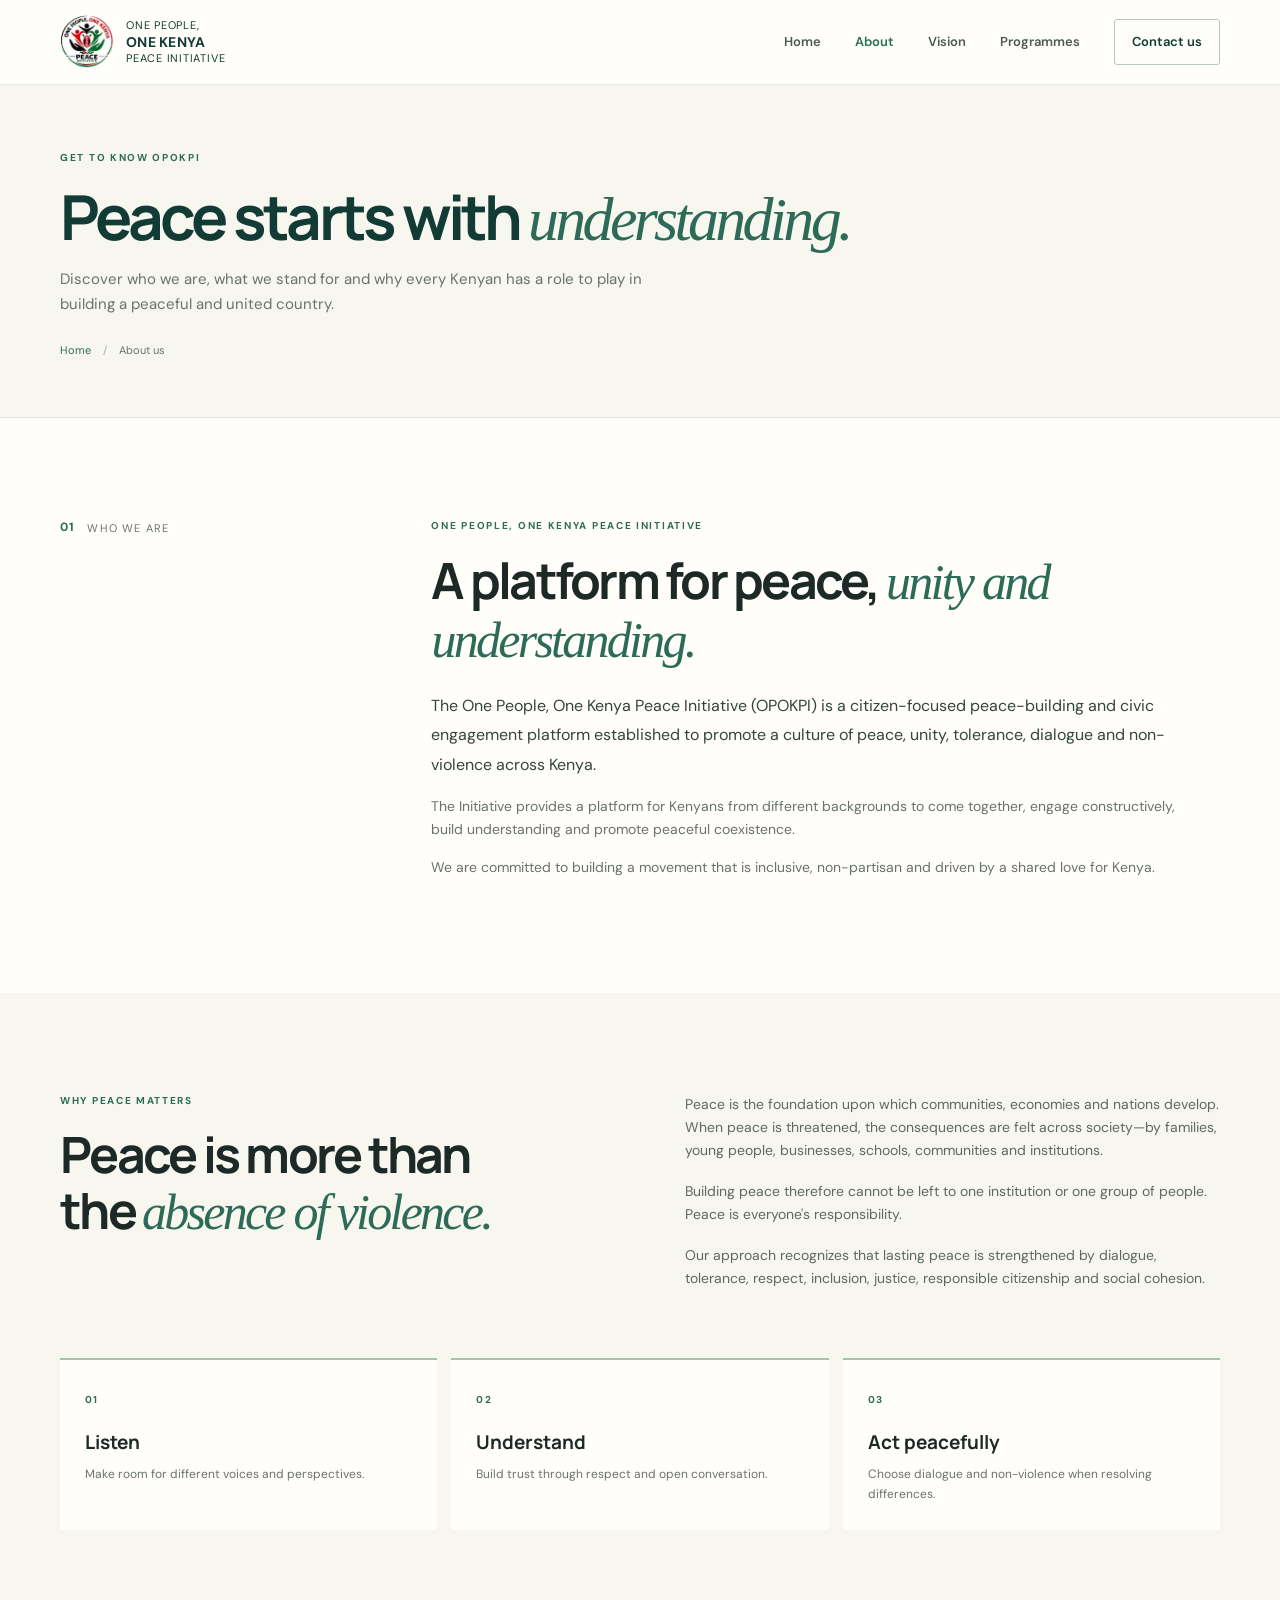
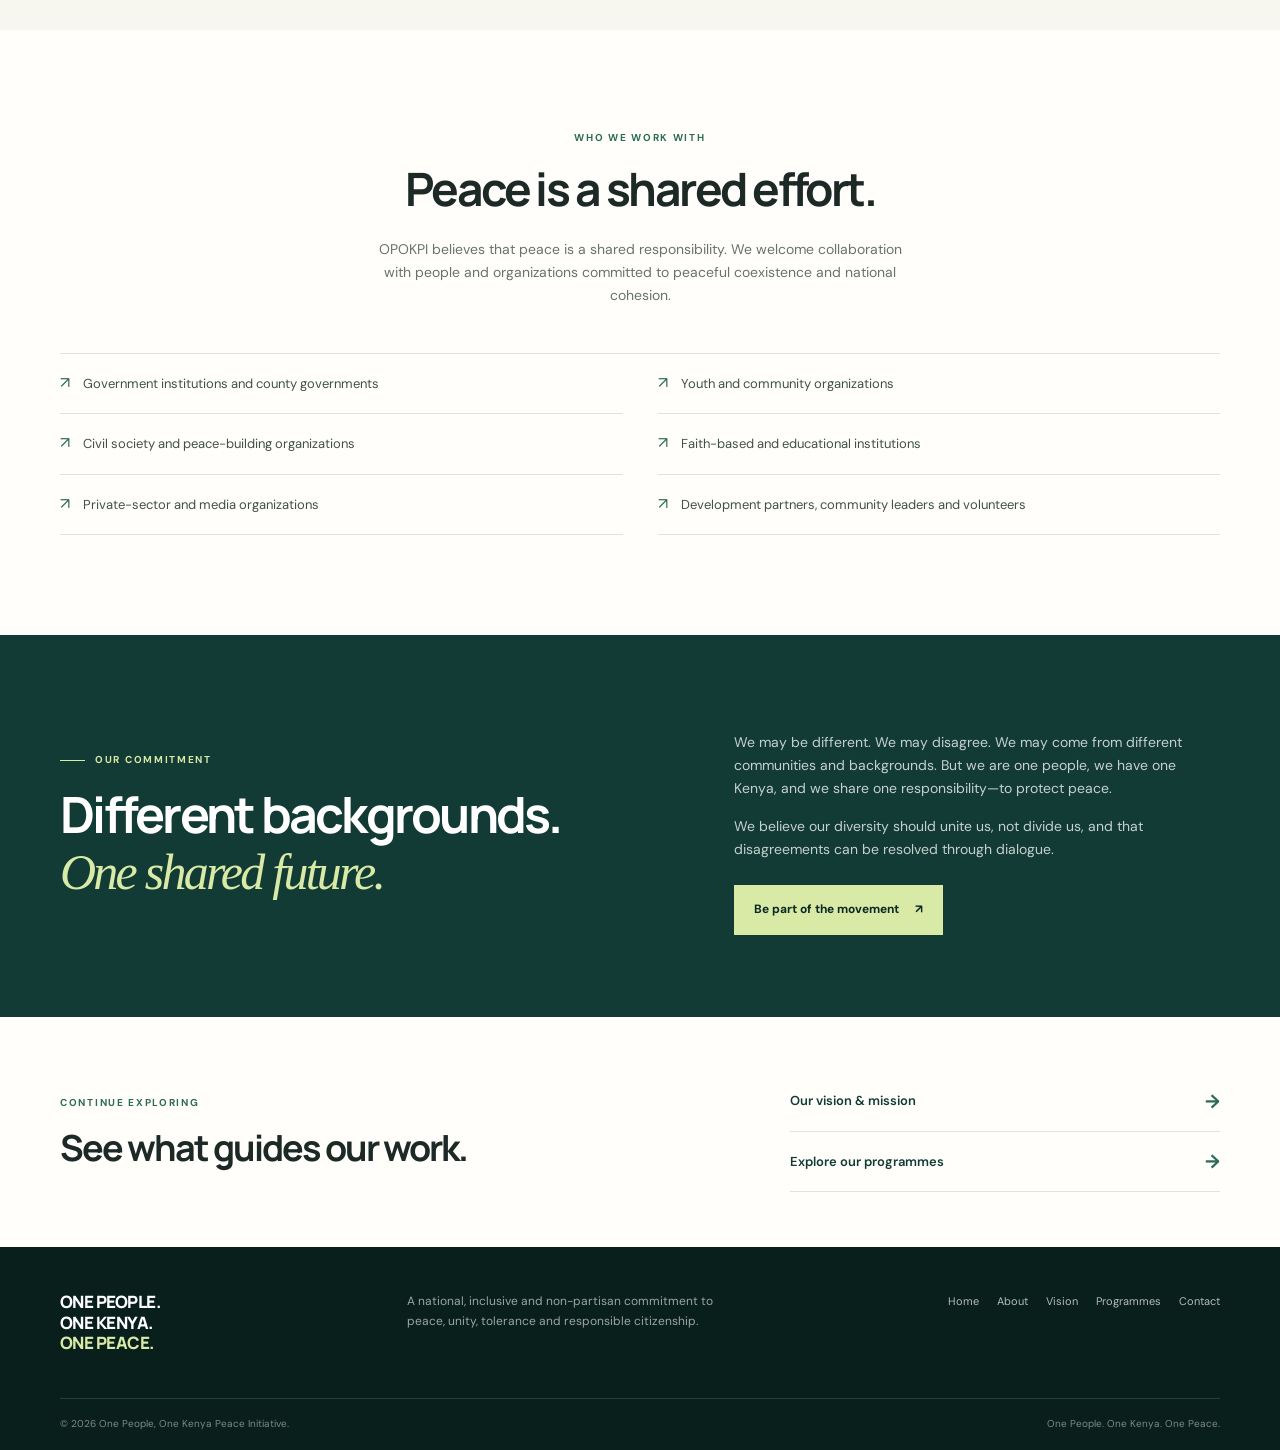
<file: opokpi_homepage/about.html>
<!DOCTYPE html>
<html lang="en"><head><meta charset="UTF-8"><meta name="viewport" content="width=device-width, initial-scale=1.0"><meta name="description" content="Learn about the One People, One Kenya Peace Initiative."><meta name="theme-color" content="#123b35"><title>About Us | One People, One Kenya Peace Initiative</title><style>
@import url('https://fonts.googleapis.com/css2?family=DM+Sans:wght@400;500;600;700&family=Manrope:wght@400;500;600;700;800&display=swap');

:root {
  --forest: #123b35;
  --forest-deep: #0b2925;
  --green: #2d6b58;
  --lime: #d9e9a6;
  --cream: #f7f6ef;
  --paper: #fffefa;
  --ink: #1c2926;
  --muted: #68736e;
  --line: #dfe4dc;
  --serif: Georgia, 'Times New Roman', serif;
  --sans: 'DM Sans', Arial, sans-serif;
  --display: 'Manrope', Arial, sans-serif;
}
* { box-sizing: border-box; }
html { scroll-behavior: smooth; scroll-padding-top: 90px; }
body { margin: 0; background: var(--paper); color: var(--ink); font-family: var(--sans); line-height: 1.65; }
a { color: inherit; text-decoration: none; }
img { max-width: 100%; display: block; }
.container { width: min(1160px, calc(100% - 48px)); margin-inline: auto; }
.skip-link { position: absolute; left: -999px; top: 10px; z-index: 1000; padding: 10px 14px; background: white; color: black; }
.skip-link:focus { left: 10px; }
.site-header { position: sticky; top: 0; z-index: 100; background: rgba(255,254,250,.97); border-bottom: 1px solid rgba(18,59,53,.1); backdrop-filter: blur(12px); }
.nav-wrap { min-height: 84px; display: flex; align-items: center; justify-content: space-between; gap: 30px; }
.brand { display: flex; align-items: center; gap: 12px; flex-shrink: 0; }
.brand-logo { width: 54px; height: 54px; object-fit: contain; border-radius: 50%; }
.logo-fallback { display: none; width: 50px; height: 50px; place-items: center; border-radius: 50%; background: var(--forest); color: white; font-weight: 800; font-size: 11px; letter-spacing: -.5px; }
.brand-name { font-size: 11px; line-height: 1.35; letter-spacing: .07em; text-transform: uppercase; color: var(--forest); }
.brand-name strong { font-size: 14px; letter-spacing: .02em; }
.primary-nav { display: flex; align-items: center; gap: clamp(18px, 3vw, 34px); }
.primary-nav a { font-size: 13px; font-weight: 600; color: #4b5954; transition: color .2s; }
.primary-nav a:hover, .primary-nav a.active { color: var(--green); }
.primary-nav .nav-contact { padding: 11px 17px; border: 1px solid #b7c8bd; border-radius: 3px; color: var(--forest); }
.menu-toggle { display: none; border: 0; background: transparent; padding: 8px; cursor: pointer; }
.menu-toggle span { display: block; width: 24px; height: 2px; margin: 5px; background: var(--forest); }

.hero { position: relative; min-height: 650px; display: flex; align-items: center; overflow: hidden; background: var(--forest-deep); color: white; }
.hero-image { position: absolute; inset: 0; background-image: url('images/hero.jpg'); background-position: center center; background-size: cover; opacity: .48; }
.hero-shade { position: absolute; inset: 0; background: linear-gradient(90deg, rgba(7,31,27,.96) 0%, rgba(9,42,35,.84) 42%, rgba(9,42,35,.24) 100%), linear-gradient(0deg, rgba(7,31,27,.36), transparent 60%); }
.hero-content { position: relative; z-index: 1; padding-block: 100px 112px; }
.eyebrow { margin: 0 0 17px; color: var(--green); font-size: 10px; font-weight: 700; letter-spacing: .17em; text-transform: uppercase; }
.light-eyebrow { color: var(--lime); display: flex; align-items: center; gap: 10px; }
.light-eyebrow span { width: 25px; height: 1px; background: var(--lime); }
.hero h1 { margin: 0; max-width: 760px; font-family: var(--display); font-size: clamp(48px, 7vw, 88px); font-weight: 700; letter-spacing: -.065em; line-height: .99; }
.hero h1 em, .caravan-section h2 em, .pledge-section h2 em, .contact-heading h2 em { color: var(--lime); font-family: var(--serif); font-weight: 400; }
.hero-intro { max-width: 520px; margin: 26px 0 28px; color: rgba(255,255,255,.82); font-size: 16px; }
.hero-actions { display: flex; gap: 12px; flex-wrap: wrap; }
.button { display: inline-flex; align-items: center; justify-content: center; gap: 16px; padding: 14px 19px; font-size: 12px; font-weight: 700; border: 1px solid transparent; transition: transform .2s, background .2s; }
.button:hover { transform: translateY(-2px); }
.button-light { color: var(--forest-deep); background: var(--lime); }
.button-light:hover { background: #e7f2c4; }
.button-outline { color: white; border-color: rgba(255,255,255,.45); background: transparent; }
.button-outline:hover { background: rgba(255,255,255,.1); }
.hero-note { display: flex; align-items: center; gap: 12px; margin-top: 65px; color: rgba(255,255,255,.68); font-size: 11px; letter-spacing: .04em; }
.note-line { width: 35px; height: 1px; background: var(--lime); }
.hero-index { position: absolute; right: 25px; bottom: 27px; color: rgba(255,255,255,.55); font-size: 9px; letter-spacing: .15em; writing-mode: vertical-rl; }

.section-pad { padding-block: 100px; }
.intro-section { background: var(--paper); }
.intro-grid { display: grid; grid-template-columns: .7fr 2fr .9fr; gap: 42px; align-items: start; }
.section-label { display: flex; gap: 12px; align-items: center; color: var(--muted); font-size: 11px; text-transform: uppercase; letter-spacing: .11em; }
.section-number { color: var(--green); font-size: 12px; font-weight: 700; }
.intro-copy h2, .section-heading h2, .programmes-top h2, .commitment-grid h2 { margin: 0 0 23px; font-family: var(--display); font-size: clamp(32px, 4vw, 49px); letter-spacing: -.055em; line-height: 1.12; }
.intro-copy h2 span, .programmes-top h2 span, .commitment-grid h2 span { font-family: var(--serif); color: var(--green); font-weight: 400; font-style: italic; }
.intro-copy p:not(.eyebrow) { color: var(--muted); font-size: 14px; }
.intro-copy .lead { color: #34443e !important; font-size: 16px !important; line-height: 1.8; }
.text-link { display: inline-flex; gap: 17px; align-items: center; margin-top: 14px; padding-bottom: 5px; border-bottom: 1px solid #9aafa2; color: var(--forest); font-size: 12px; font-weight: 700; }
.text-link span { font-size: 17px; transition: transform .2s; }
.text-link:hover span { transform: translateX(4px); }
.intro-aside { padding: 27px 24px; background: var(--cream); border-top: 3px solid var(--green); }
.quote-mark { color: var(--green); font-family: var(--serif); font-size: 54px; line-height: .8; }
.intro-aside p { font-family: var(--serif); font-size: 20px; line-height: 1.4; }
.aside-rule { width: 35px; height: 2px; background: var(--green); margin: 23px 0 13px; }
.intro-aside > span { color: var(--green); font-size: 8px; font-weight: 700; letter-spacing: .1em; }

.belief-section { background: var(--cream); }
.section-heading { max-width: 650px; margin: 0 auto 46px; }
.centered { text-align: center; }
.section-heading h2 { font-size: clamp(32px, 4vw, 46px); }
.section-heading > p:last-child { max-width: 530px; margin: 0 auto; color: var(--muted); font-size: 14px; }
.belief-grid { display: grid; grid-template-columns: repeat(4, 1fr); border-top: 1px solid #d8dfd5; border-bottom: 1px solid #d8dfd5; }
.belief-card { padding: 30px 24px 34px; border-right: 1px solid #d8dfd5; }
.belief-card:first-child { padding-left: 0; }
.belief-card:last-child { border-right: 0; }
.belief-icon { display: inline-grid; place-items: center; width: 42px; height: 42px; margin-bottom: 21px; border: 1px solid #b8cbb9; border-radius: 50%; color: var(--green); font-size: 22px; }
.belief-card h3, .programme-card h3, .involvement-card h3 { margin: 0 0 9px; font-family: var(--display); font-size: 18px; letter-spacing: -.03em; }
.belief-card p, .programme-card p, .involvement-card p { margin: 0; color: var(--muted); font-size: 12px; line-height: 1.8; }

.programmes-section { background: var(--paper); }
.programmes-top { display: grid; grid-template-columns: 1.1fr .8fr; gap: 90px; align-items: end; margin-bottom: 42px; }
.programmes-top h2 { margin-bottom: 0; }
.programmes-top > p { max-width: 420px; margin: 0 0 7px; color: var(--muted); font-size: 14px; }
.programme-grid { display: grid; grid-template-columns: repeat(3, 1fr); gap: 14px; }
.programme-card { min-height: 240px; padding: 27px; display: flex; flex-direction: column; justify-content: space-between; background: #f3f4ed; border: 1px solid #e8ebe2; }
.programme-featured { color: white; background: var(--forest); border-color: var(--forest); }
.programme-num { color: var(--green); font-size: 9px; font-weight: 700; letter-spacing: .13em; }
.programme-featured .programme-num { color: var(--lime); }
.programme-card h3 { font-size: 22px; }
.programme-featured p { color: rgba(255,255,255,.73); }
.programmes-link { margin-top: 26px; }

.caravan-section { position: relative; overflow: hidden; padding-block: 82px; color: white; background: var(--forest); }
.caravan-pattern { position: absolute; width: 470px; height: 470px; right: -100px; top: -210px; border: 1px solid rgba(217,233,166,.17); border-radius: 50%; box-shadow: 0 0 0 45px rgba(217,233,166,.035), 0 0 0 90px rgba(217,233,166,.025); }
.caravan-grid { position: relative; display: grid; grid-template-columns: 1.1fr .8fr; gap: 90px; align-items: center; }
.caravan-section h2, .contact-heading h2 { margin: 0; font-family: var(--display); font-size: clamp(36px, 4.6vw, 57px); line-height: 1.12; letter-spacing: -.055em; }
.caravan-copy p { color: rgba(255,255,255,.75); font-size: 14px; margin: 0 0 25px; }

.commitment-section { background: var(--cream); }
.commitment-grid { display: grid; grid-template-columns: 1fr 1fr; gap: 100px; align-items: start; }
.commitment-grid h2 { margin: 0; }
.commitment-copy p { margin-top: 0; margin-bottom: 17px; color: #5d6963; font-size: 14px; }

.pledge-section { padding: 88px 24px; text-align: center; color: white; background: #204f43; }
.pledge-inner { max-width: 760px; }
.pledge-section .eyebrow { justify-content: center; }
.pledge-section h2 { margin: 0 0 20px; font-family: var(--display); font-size: clamp(38px, 5vw, 60px); letter-spacing: -.055em; line-height: 1.1; }
.pledge-section > .container > p:not(.eyebrow) { max-width: 620px; margin: 0 auto 25px; color: rgba(255,255,255,.78); font-size: 14px; }
.pledge-motto { margin-bottom: 27px; color: var(--lime); font-size: 10px; font-weight: 700; letter-spacing: .13em; }
.pledge-motto span { padding-inline: 8px; }

.get-involved-section { background: var(--paper); }
.involvement-grid { display: grid; grid-template-columns: repeat(3, 1fr); gap: 15px; }
.involvement-card { display: block; padding: 27px; border: 1px solid var(--line); transition: border-color .2s, transform .2s; }
.involvement-card:hover { border-color: #8ba998; transform: translateY(-3px); }
.involvement-symbol { display: grid; place-items: center; width: 34px; height: 34px; margin-bottom: 24px; border-radius: 50%; color: var(--forest); background: var(--lime); }
.involvement-card h3 { font-size: 20px; }
.involvement-card p { min-height: 44px; }
.card-link { display: inline-block; margin-top: 22px; color: var(--green); font-size: 11px; font-weight: 700; }

.contact-section { color: white; background: var(--forest-deep); }
.contact-grid { display: grid; grid-template-columns: 1fr .8fr; gap: 100px; }
.contact-heading > p:last-child { max-width: 420px; color: rgba(255,255,255,.7); font-size: 14px; margin-top: 24px; }
.contact-details { padding-top: 8px; }
.contact-item { display: grid; grid-template-columns: 110px 1fr; gap: 15px; padding: 15px 0; border-bottom: 1px solid rgba(255,255,255,.15); font-size: 13px; }
.contact-item span { color: var(--lime); font-size: 11px; }
.contact-item p, .contact-item a { margin: 0; color: rgba(255,255,255,.86); overflow-wrap: anywhere; }
.social-placeholder { margin: 22px 0; color: rgba(255,255,255,.62); font-size: 11px; line-height: 1.8; }

.site-footer { color: white; background: #081f1c; }
.footer-top { display: grid; grid-template-columns: .7fr 1fr .8fr; gap: 50px; align-items: start; padding-block: 45px; }
.footer-brand { font-family: var(--display); font-size: 17px; font-weight: 800; letter-spacing: -.03em; line-height: 1.2; }
.footer-brand span { color: var(--lime); }
.footer-top > p { max-width: 330px; margin: 0; color: rgba(255,255,255,.6); font-size: 12px; }
.footer-nav { display: flex; justify-content: flex-end; flex-wrap: wrap; gap: 12px 18px; }
.footer-nav a { color: rgba(255,255,255,.7); font-size: 11px; }
.footer-nav a:hover { color: var(--lime); }
.footer-bottom { display: flex; justify-content: space-between; gap: 20px; padding-block: 17px; border-top: 1px solid rgba(255,255,255,.13); color: rgba(255,255,255,.48); font-size: 10px; }

@media (max-width: 900px) {
  .primary-nav { gap: 16px; }
  .intro-grid { grid-template-columns: .5fr 1.5fr; gap: 30px; }
  .intro-aside { grid-column: 2; max-width: 420px; }
  .belief-grid { grid-template-columns: repeat(2, 1fr); }
  .belief-card:nth-child(2) { border-right: 0; }
  .belief-card:nth-child(3), .belief-card:nth-child(4) { border-top: 1px solid #d8dfd5; }
  .belief-card:nth-child(3) { padding-left: 0; }
  .programmes-top, .caravan-grid, .commitment-grid, .contact-grid { gap: 45px; }
  .footer-top { grid-template-columns: .7fr 1fr; }
  .footer-nav { grid-column: 1 / -1; justify-content: flex-start; }
}
@media (max-width: 680px) {
  .container { width: min(100% - 36px, 540px); }
  .nav-wrap { min-height: 72px; }
  .brand-logo, .logo-fallback { width: 43px; height: 43px; }
  .brand-name { font-size: 9px; }
  .brand-name strong { font-size: 12px; }
  .menu-toggle { display: block; }
  .primary-nav { position: absolute; top: 100%; left: 0; right: 0; display: none; align-items: stretch; flex-direction: column; gap: 0; padding: 8px 18px 18px; background: var(--paper); border-bottom: 1px solid var(--line); box-shadow: 0 14px 20px rgba(10,30,20,.07); }
  .primary-nav.open { display: flex; }
  .primary-nav a { padding: 13px 8px; }
  .primary-nav .nav-contact { margin-top: 7px; text-align: center; }
  .hero { min-height: 600px; }
  .hero-image { background-position: center center; }
  .hero-shade { background: linear-gradient(90deg, rgba(7,31,27,.93), rgba(9,42,35,.66)), linear-gradient(0deg, rgba(7,31,27,.5), transparent); }
  .hero-content { padding-block: 83px 78px; }
  .hero h1 { font-size: clamp(49px, 13vw, 72px); }
  .hero-intro { max-width: 430px; font-size: 14px; }
  .hero-actions { align-items: flex-start; flex-direction: column; }
  .hero-note { margin-top: 45px; }
  .section-pad { padding-block: 70px; }
  .intro-grid { grid-template-columns: 1fr; gap: 22px; }
  .section-label { margin-bottom: 8px; }
  .intro-aside { grid-column: auto; max-width: none; }
  .intro-copy h2, .section-heading h2, .programmes-top h2, .commitment-grid h2 { font-size: 37px; }
  .belief-grid { grid-template-columns: 1fr 1fr; }
  .belief-card { padding: 22px 15px 25px; }
  .belief-card:first-child, .belief-card:nth-child(3) { padding-left: 0; }
  .belief-card h3 { font-size: 16px; }
  .belief-card p { font-size: 11px; }
  .programmes-top, .caravan-grid, .commitment-grid, .contact-grid { grid-template-columns: 1fr; gap: 25px; }
  .programmes-top { margin-bottom: 30px; }
  .programme-grid, .involvement-grid { grid-template-columns: 1fr; }
  .programme-card { min-height: 200px; }
  .caravan-section { padding-block: 65px; }
  .caravan-section h2, .contact-heading h2 { font-size: 42px; }
  .commitment-grid { gap: 18px; }
  .pledge-section { padding-block: 70px; }
  .contact-grid { gap: 30px; }
  .contact-item { grid-template-columns: 90px 1fr; }
  .footer-top { grid-template-columns: 1fr; gap: 25px; }
  .footer-nav { grid-column: auto; justify-content: flex-start; }
  .footer-bottom { flex-direction: column; gap: 7px; }
}
@media (prefers-reduced-motion: reduce) {
  *, *::before, *::after { scroll-behavior: auto !important; transition-duration: .01ms !important; animation-duration: .01ms !important; animation-iteration-count: 1 !important; }
}

/* ABOUT PAGE */
.inner-hero{position:relative;min-height:470px;display:flex;align-items:center;overflow:hidden;color:#fff;background:var(--forest-deep)}.inner-hero-image{position:absolute;inset:0;background-image:url('images/hero.jpg');background-size:cover;background-position:center 48%;opacity:.8}.inner-hero-shade{position:absolute;inset:0;background:linear-gradient(90deg,rgba(7,31,27,.86) 0%,rgba(9,42,35,.63) 48%,rgba(9,42,35,.14) 100%),linear-gradient(0deg,rgba(7,31,27,.2),transparent 60%)}.inner-hero-content{position:relative;z-index:1;padding-block:80px}.inner-hero h1{max-width:800px;margin:0;font-family:var(--display);font-size:clamp(45px,6vw,72px);line-height:1.03;letter-spacing:-.06em}.inner-hero h1 em{color:var(--lime);font-family:var(--serif);font-weight:400}.inner-hero-content>p:not(.eyebrow){max-width:560px;color:rgba(255,255,255,.86);font-size:15px}.breadcrumb{display:flex;gap:12px;align-items:center;margin-top:35px;color:rgba(255,255,255,.72);font-size:11px}.breadcrumb a{color:var(--lime)}.about-overview-grid{display:grid;grid-template-columns:.65fr 1.7fr;gap:70px;align-items:start}.about-section-tag{display:flex;align-items:center;gap:12px;color:var(--muted);font-size:11px;text-transform:uppercase;letter-spacing:.11em}.about-overview-copy{max-width:760px}.about-overview-copy h2,.about-meaning-heading h2,.about-commitment h2,.about-next-inner h2{margin:0 0 23px;font-family:var(--display);font-size:clamp(34px,4vw,50px);line-height:1.12;letter-spacing:-.055em}.about-overview-copy h2 span{color:var(--green);font-family:var(--serif);font-weight:400;font-style:italic}.about-overview-copy p:not(.eyebrow){color:var(--muted);font-size:14px}.about-overview-copy .about-lead{color:#34443e!important;font-size:16px!important;line-height:1.85}.about-meaning-section{background:var(--cream)}.about-meaning-grid{display:grid;grid-template-columns:1fr 1fr;gap:90px;align-items:start}.about-meaning-heading h2{max-width:480px}.about-meaning-heading h2 em{color:var(--green);font-family:var(--serif);font-weight:400}.about-meaning-copy p{margin-top:0;margin-bottom:18px;color:#5d6963;font-size:14px}.peace-outcomes{display:grid;grid-template-columns:repeat(3,1fr);gap:14px;margin-top:50px}.peace-outcome{padding:25px;background:var(--paper);border-top:2px solid #a9c2ae}.peace-outcome>span{color:var(--green);font-size:10px;font-weight:700;letter-spacing:.12em}.peace-outcome h3{margin:15px 0 7px;font-family:var(--display);font-size:19px}.peace-outcome p{margin:0;color:var(--muted);font-size:12px}.partner-list{display:grid;grid-template-columns:1fr 1fr;gap:0 35px;border-top:1px solid var(--line)}.partner-item{display:flex;align-items:start;gap:13px;padding:19px 0;border-bottom:1px solid var(--line);color:#405149;font-size:13px}.partner-item span{color:var(--green);font-size:16px;line-height:1.2}.about-commitment{padding-block:82px;color:#fff;background:var(--forest)}.about-commitment-grid{display:grid;grid-template-columns:1.1fr .9fr;gap:80px;align-items:center}.about-commitment h2{margin-bottom:0}.about-commitment h2 em{color:var(--lime);font-family:var(--serif);font-weight:400}.about-commitment-grid>div:last-child p{color:rgba(255,255,255,.76);font-size:14px}.about-commitment-grid .button{margin-top:10px}.about-next-section{padding-block:55px;background:var(--paper)}.about-next-inner{display:flex;align-items:center;justify-content:space-between;gap:40px}.about-next-inner h2{margin:0;font-size:clamp(27px,3vw,36px)}.about-next-links{width:min(430px,100%)}.about-next-links a{display:flex;justify-content:space-between;align-items:center;gap:20px;padding:14px 0;border-bottom:1px solid var(--line);color:var(--forest);font-size:13px;font-weight:600}.about-next-links a strong{color:var(--green);font-size:19px;transition:transform .2s}.about-next-links a:hover strong{transform:translateX(4px)}
@media(max-width:900px){.about-overview-grid{grid-template-columns:.5fr 1.5fr;gap:35px}.about-meaning-grid,.about-commitment-grid{gap:42px}}
@media(max-width:680px){.inner-hero{min-height:440px}.inner-hero-image{background-position:58% center}.inner-hero-shade{background:linear-gradient(90deg,rgba(7,31,27,.88),rgba(9,42,35,.54)),linear-gradient(0deg,rgba(7,31,27,.22),transparent)}.inner-hero-content{padding-block:65px}.inner-hero h1{font-size:clamp(43px,12vw,60px)}.inner-hero-content>p:not(.eyebrow){font-size:13px}.about-overview-grid,.about-meaning-grid,.about-commitment-grid{grid-template-columns:1fr;gap:24px}.about-overview-grid{gap:18px}.about-overview-copy h2,.about-meaning-heading h2,.about-commitment h2{font-size:37px}.peace-outcomes{grid-template-columns:1fr;margin-top:30px}.peace-outcome{padding:21px}.partner-list{grid-template-columns:1fr}.about-commitment{padding-block:65px}.about-next-inner{align-items:stretch;flex-direction:column;gap:22px}}


/* About page heading without the large banner image */
.about-page-heading { background: var(--cream); border-bottom: 1px solid var(--line); }
.about-page-heading-inner { padding-block: 65px 58px; }
.about-page-heading h1 { max-width: 800px; margin: 0; color: var(--forest); font-family: var(--display); font-size: clamp(38px, 5vw, 62px); font-weight: 700; line-height: 1.08; letter-spacing: -.06em; }
.about-page-heading h1 em { color: var(--green); font-family: var(--serif); font-weight: 400; }
.about-page-heading-inner > p:not(.eyebrow) { max-width: 610px; color: var(--muted); font-size: 15px; }
.about-page-heading .breadcrumb { margin-top: 24px; color: var(--muted); }
.about-page-heading .breadcrumb a { color: var(--green); }
.about-page-heading .breadcrumb span:nth-child(2) { color: #a5b0a8; }
@media (max-width: 680px) { .about-page-heading-inner { padding-block: 48px 42px; } .about-page-heading h1 { font-size: 40px; } .about-page-heading-inner > p:not(.eyebrow) { font-size: 13px; } }

</style></head>
<body class="about-page"><a class="skip-link" href="#main">Skip to content</a>
<header class="site-header"><div class="container nav-wrap"><a class="brand" href="index.html" aria-label="OPOKPI home"><img class="brand-logo" src="[data-uri]" alt="OPOKPI logo" onerror="this.style.display='none'; this.nextElementSibling.style.display='grid'"><span class="logo-fallback" aria-hidden="true">OPOKPI</span><span class="brand-name">One People,<br><strong>One Kenya</strong><br>Peace Initiative</span></a><button class="menu-toggle" aria-label="Open navigation menu" aria-expanded="false" aria-controls="primary-nav"><span></span><span></span><span></span></button><nav class="primary-nav" id="primary-nav" aria-label="Main navigation"><a href="index.html">Home</a><a class="active" href="about.html" aria-current="page">About</a><a href="vision.html">Vision</a><a href="programmes.html">Programmes</a><a class="nav-contact" href="index.html#contact">Contact us</a></nav></div></header>
<main id="main">
<section class="about-page-heading"><div class="container about-page-heading-inner"><p class="eyebrow">Get to know OPOKPI</p><h1>Peace starts with <em>understanding.</em></h1><p>Discover who we are, what we stand for and why every Kenyan has a role to play in building a peaceful and united country.</p><div class="breadcrumb"><a href="index.html">Home</a><span>/</span><span>About us</span></div></div></section>
<section class="about-overview section-pad"><div class="container about-overview-grid"><div class="about-section-tag"><span class="section-number">01</span><span>Who we are</span></div><div class="about-overview-copy"><p class="eyebrow">One People, One Kenya Peace Initiative</p><h2>A platform for peace, <span>unity and understanding.</span></h2><p class="about-lead">The One People, One Kenya Peace Initiative (OPOKPI) is a citizen-focused peace-building and civic engagement platform established to promote a culture of peace, unity, tolerance, dialogue and non-violence across Kenya.</p><p>The Initiative provides a platform for Kenyans from different backgrounds to come together, engage constructively, build understanding and promote peaceful coexistence.</p><p>We are committed to building a movement that is inclusive, non-partisan and driven by a shared love for Kenya.</p></div></div></section>
<section class="about-meaning-section section-pad"><div class="container about-meaning-grid"><div class="about-meaning-heading"><p class="eyebrow">Why peace matters</p><h2>Peace is more than the <em>absence of violence.</em></h2></div><div class="about-meaning-copy"><p>Peace is the foundation upon which communities, economies and nations develop. When peace is threatened, the consequences are felt across society—by families, young people, businesses, schools, communities and institutions.</p><p>Building peace therefore cannot be left to one institution or one group of people. Peace is everyone's responsibility.</p><p>Our approach recognizes that lasting peace is strengthened by dialogue, tolerance, respect, inclusion, justice, responsible citizenship and social cohesion.</p></div></div><div class="container peace-outcomes"><article class="peace-outcome"><span>01</span><h3>Listen</h3><p>Make room for different voices and perspectives.</p></article><article class="peace-outcome"><span>02</span><h3>Understand</h3><p>Build trust through respect and open conversation.</p></article><article class="peace-outcome"><span>03</span><h3>Act peacefully</h3><p>Choose dialogue and non-violence when resolving differences.</p></article></div></section>
<section class="about-partners-section section-pad"><div class="container"><div class="section-heading centered"><p class="eyebrow">Who we work with</p><h2>Peace is a shared effort.</h2><p>OPOKPI believes that peace is a shared responsibility. We welcome collaboration with people and organizations committed to peaceful coexistence and national cohesion.</p></div><div class="partner-list"><div class="partner-item"><span>↗</span>Government institutions and county governments</div><div class="partner-item"><span>↗</span>Youth and community organizations</div><div class="partner-item"><span>↗</span>Civil society and peace-building organizations</div><div class="partner-item"><span>↗</span>Faith-based and educational institutions</div><div class="partner-item"><span>↗</span>Private-sector and media organizations</div><div class="partner-item"><span>↗</span>Development partners, community leaders and volunteers</div></div></div></section>
<section class="about-commitment"><div class="container about-commitment-grid"><div><p class="eyebrow light-eyebrow"><span></span> Our commitment</p><h2>Different backgrounds.<br><em>One shared future.</em></h2></div><div><p>We may be different. We may disagree. We may come from different communities and backgrounds. But we are one people, we have one Kenya, and we share one responsibility—to protect peace.</p><p>We believe our diversity should unite us, not divide us, and that disagreements can be resolved through dialogue.</p><a class="button button-light" href="index.html#get-involved">Be part of the movement <span>↗</span></a></div></div></section>
<section class="about-next-section"><div class="container about-next-inner"><div><p class="eyebrow">Continue exploring</p><h2>See what guides our work.</h2></div><div class="about-next-links"><a href="vision.html"><span>Our vision &amp; mission</span><strong>→</strong></a><a href="programmes.html"><span>Explore our programmes</span><strong>→</strong></a></div></div></section>
</main>
<footer class="site-footer"><div class="container footer-top"><a class="footer-brand" href="index.html">ONE PEOPLE.<br>ONE KENYA.<br><span>ONE PEACE.</span></a><p>A national, inclusive and non-partisan commitment to peace, unity, tolerance and responsible citizenship.</p><nav class="footer-nav" aria-label="Footer navigation"><a href="index.html">Home</a><a href="about.html">About</a><a href="vision.html">Vision</a><a href="programmes.html">Programmes</a><a href="index.html#contact">Contact</a></nav></div><div class="container footer-bottom"><span>© <span id="year">2026</span> One People, One Kenya Peace Initiative.</span><span>One People. One Kenya. One Peace.</span></div></footer><script>
const menuButton = document.querySelector(".menu-toggle");
const navigation = document.querySelector(".primary-nav");

if (menuButton && navigation) {
  menuButton.addEventListener("click", () => {
    const isOpen = navigation.classList.toggle("open");
    menuButton.setAttribute("aria-expanded", String(isOpen));
    menuButton.setAttribute("aria-label", isOpen ? "Close navigation menu" : "Open navigation menu");
  });

  navigation.querySelectorAll("a").forEach((link) => {
    link.addEventListener("click", () => {
      navigation.classList.remove("open");
      menuButton.setAttribute("aria-expanded", "false");
      menuButton.setAttribute("aria-label", "Open navigation menu");
    });
  });
}

const year = document.querySelector("#year");
if (year) year.textContent = new Date().getFullYear();

</script>
</body></html>
</file>
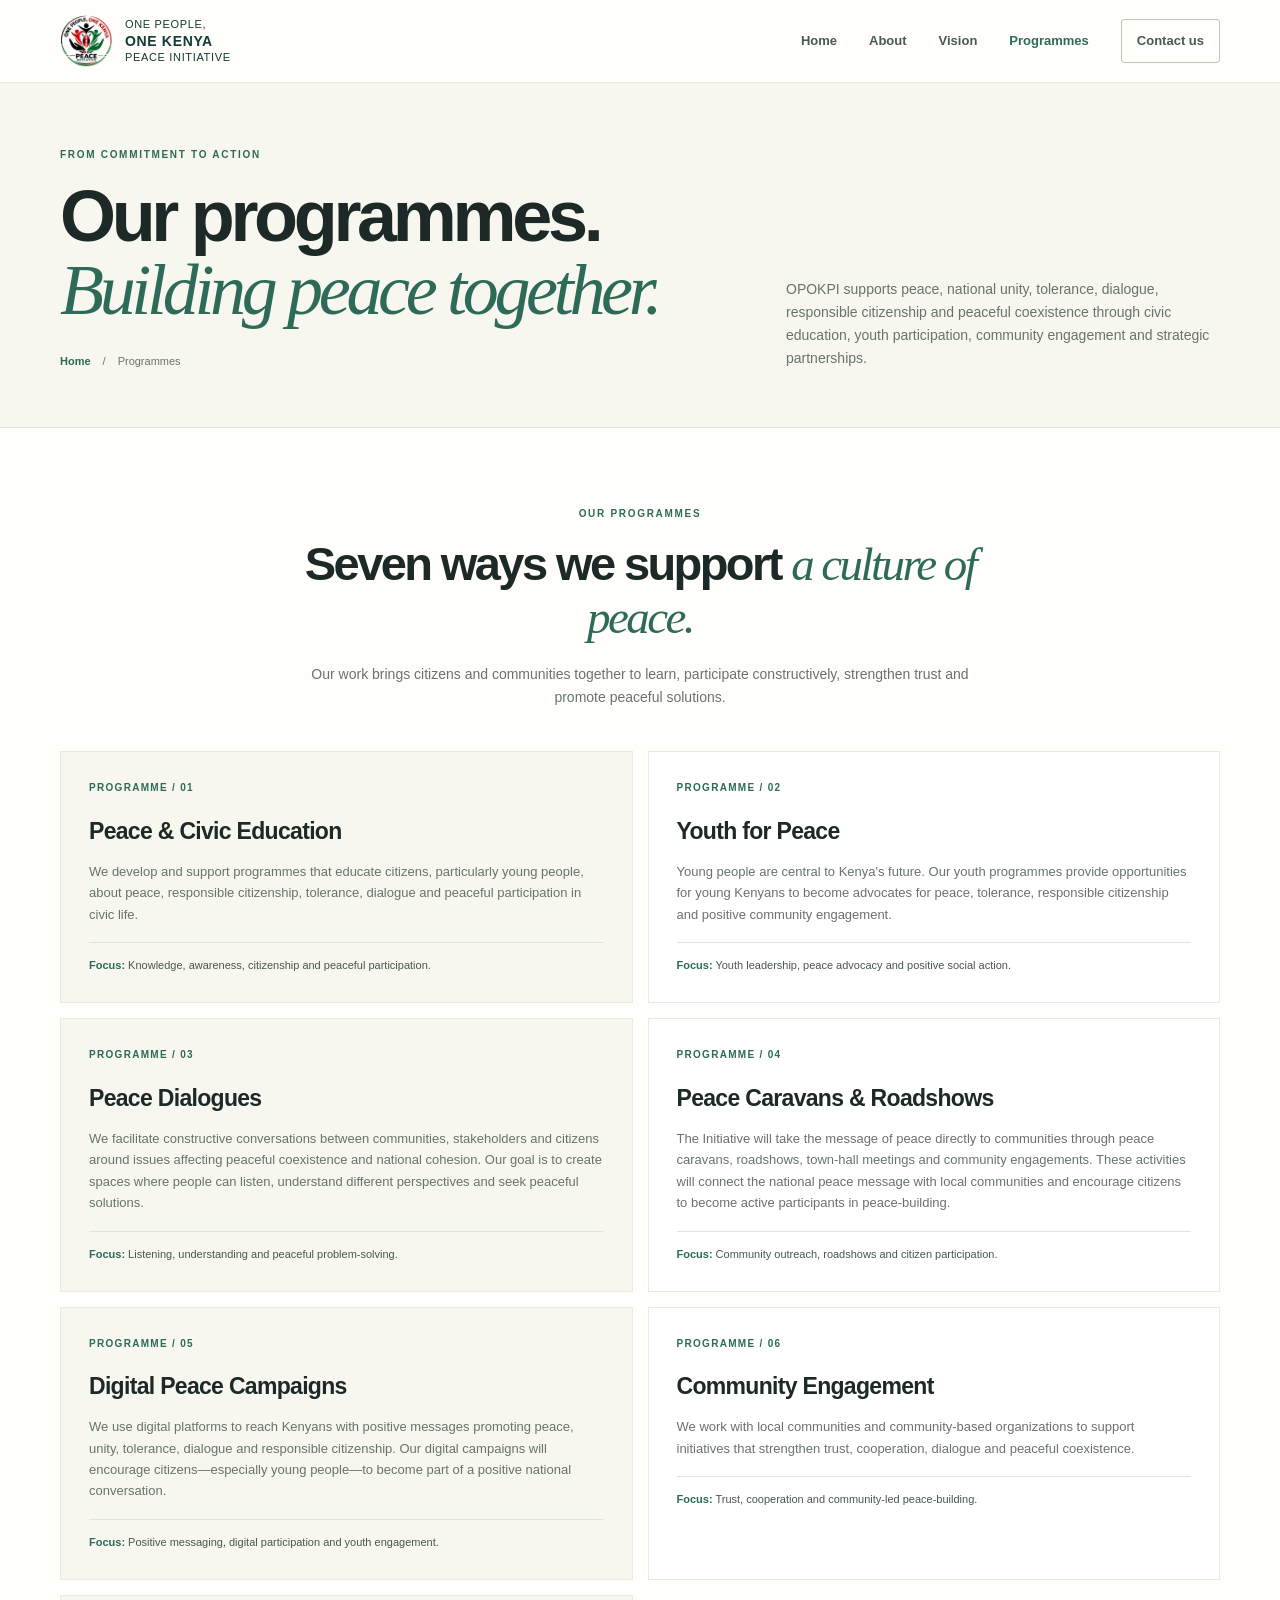
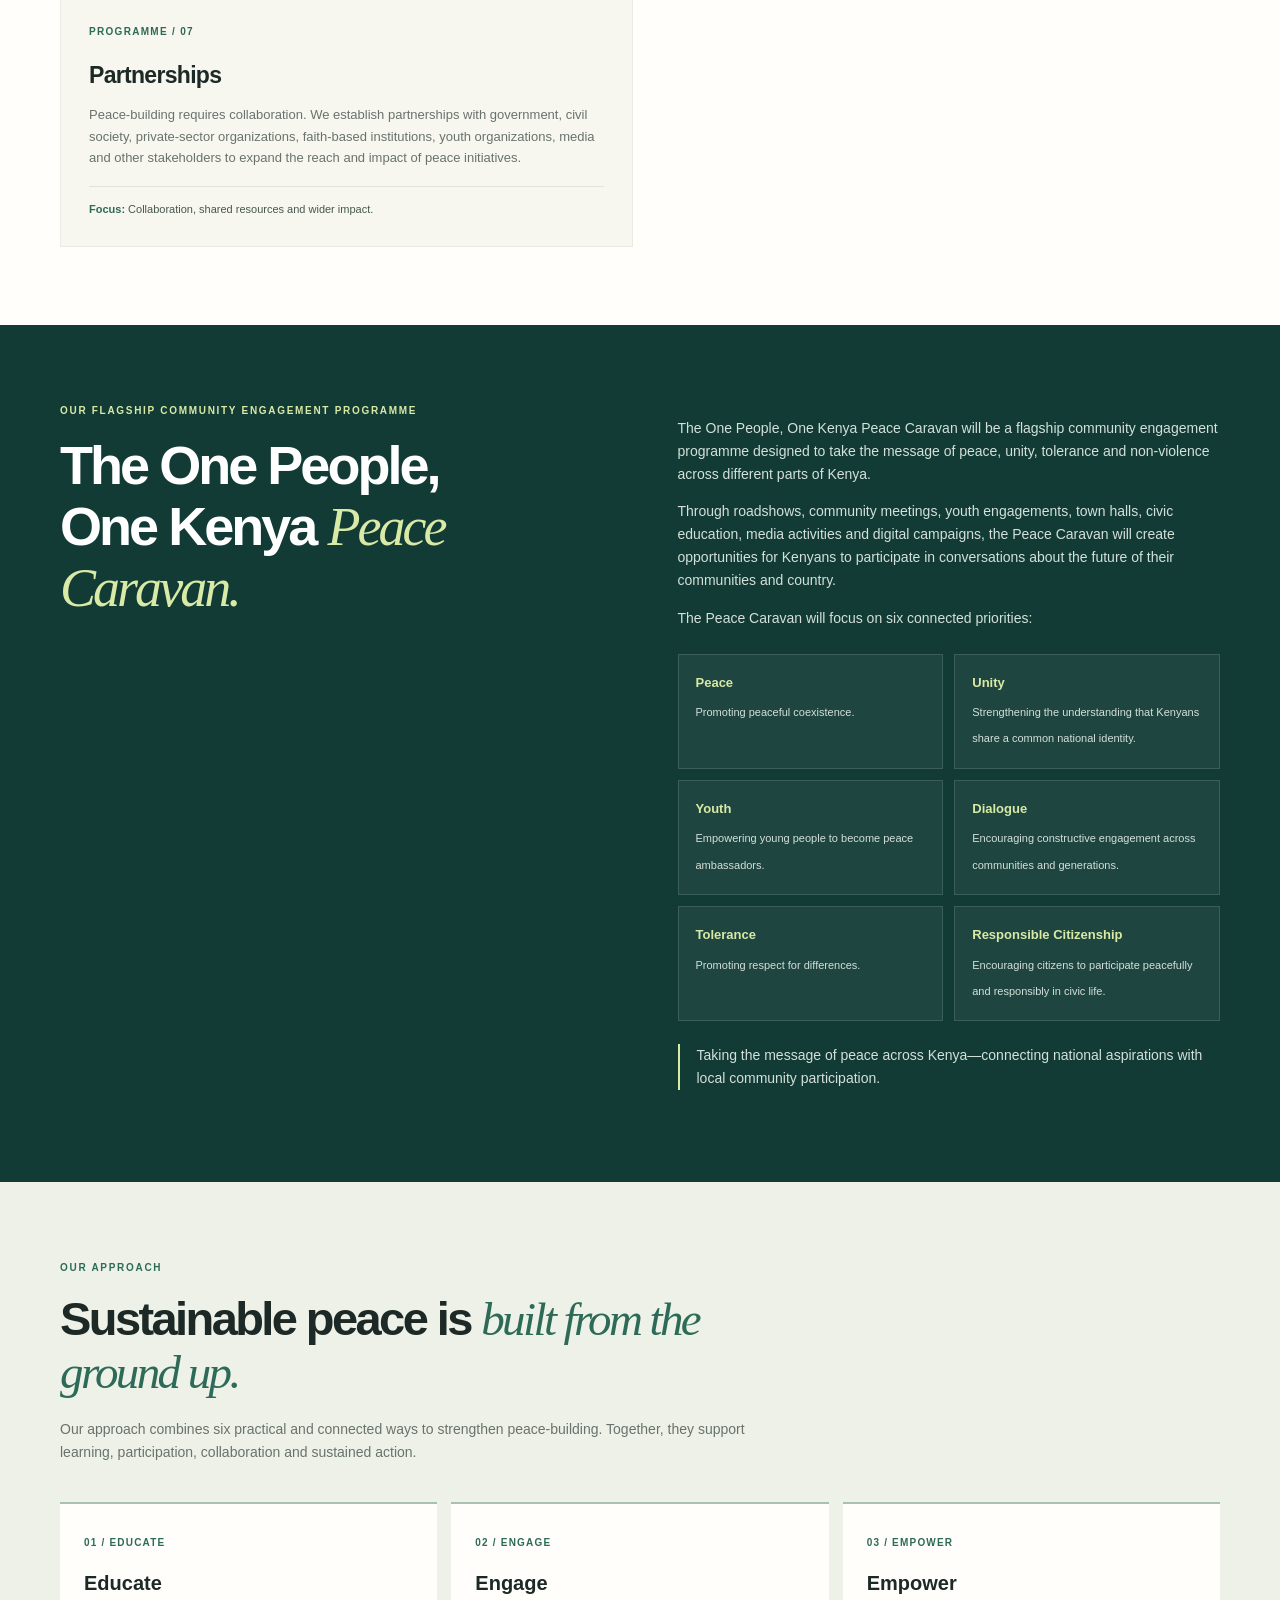
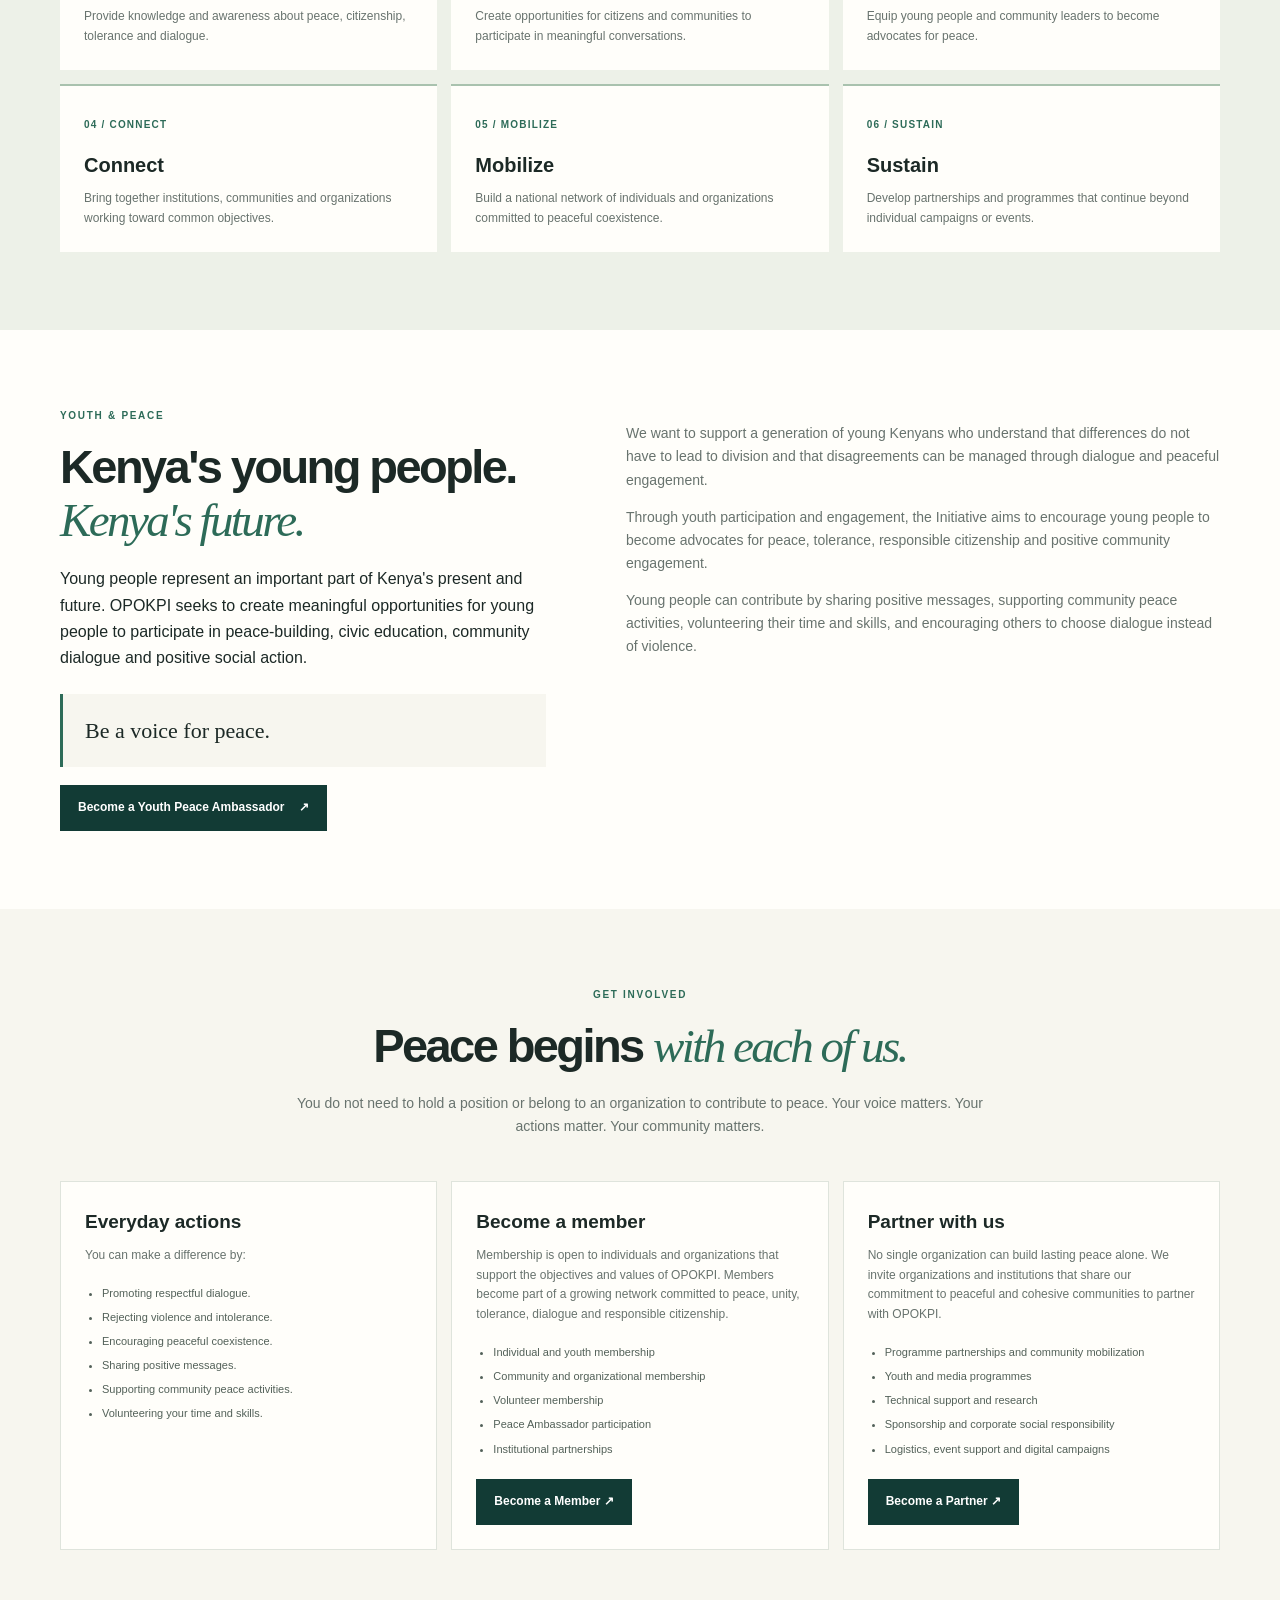
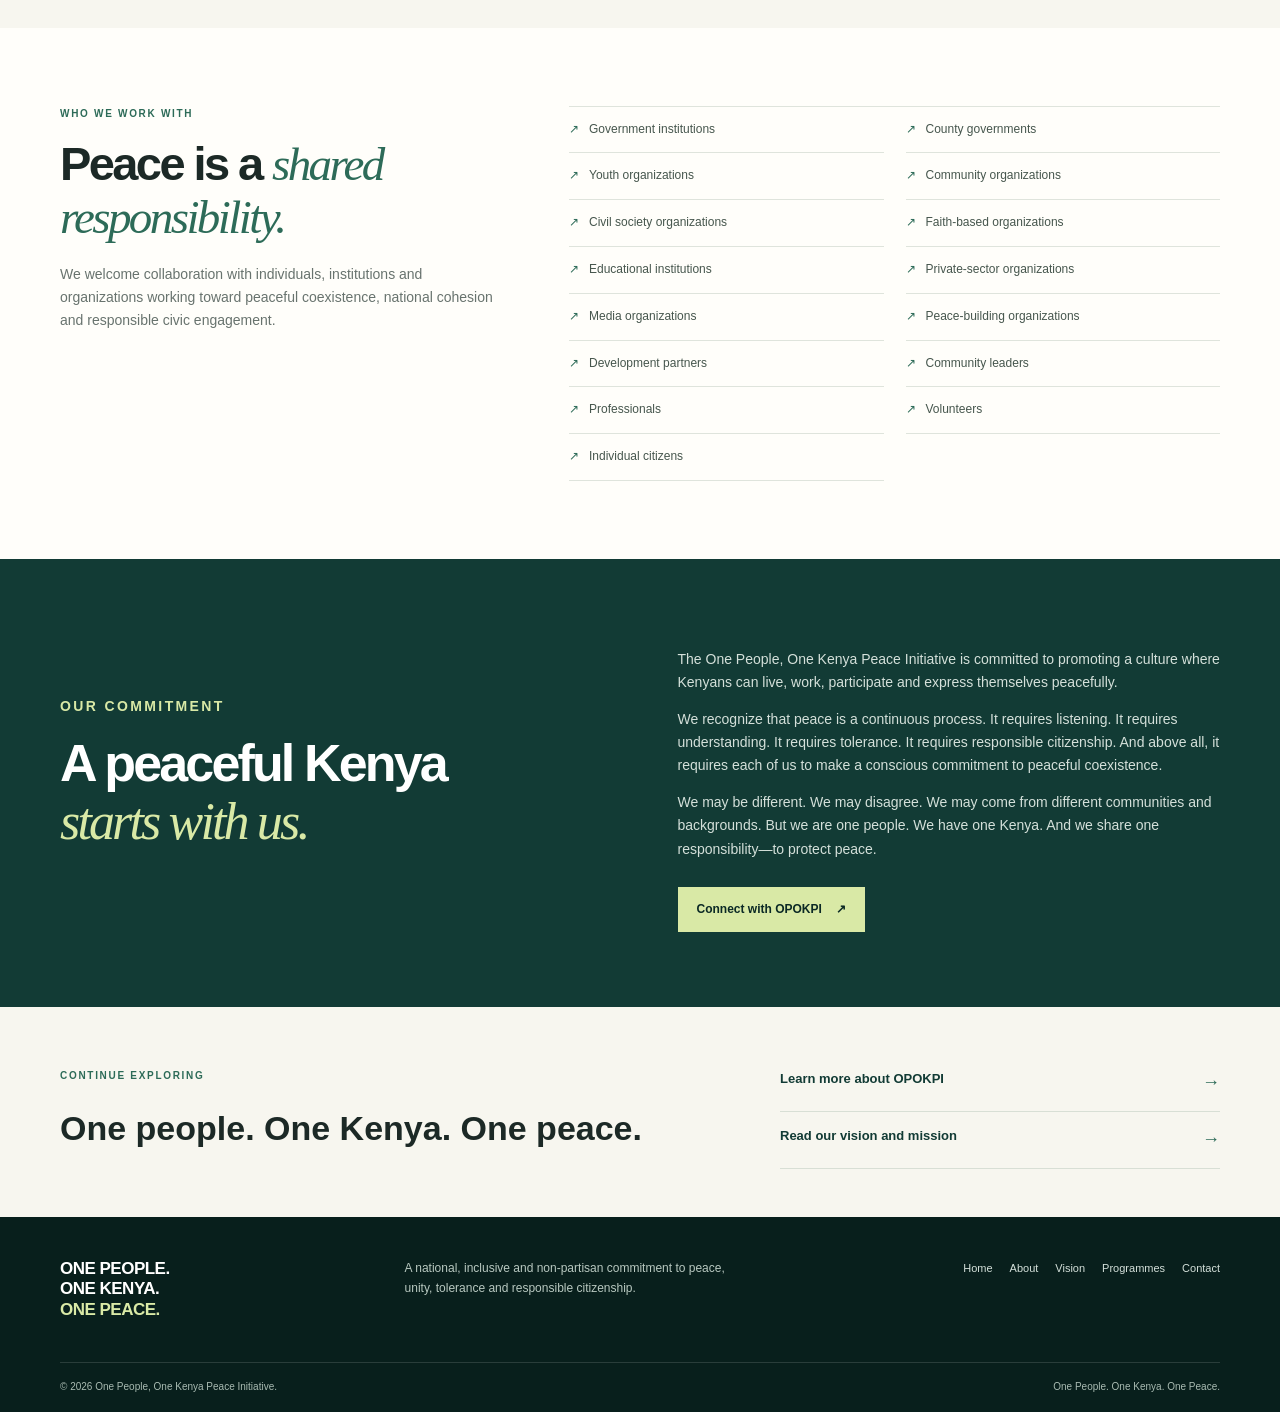
<file: opokpi_homepage/programmes.html>
<!doctype html>
<html lang="en">
<head>
<meta charset="utf-8">
<meta name="viewport" content="width=device-width, initial-scale=1">
<meta name="theme-color" content="#123b35">
<meta name="description" content="Explore OPOKPI programmes promoting peace, civic education, youth participation, dialogue, community engagement and partnerships across Kenya.">
<title>Our Programmes | One People, One Kenya Peace Initiative</title>
<style>
:root{--forest:#123b35;--deep:#0b2925;--green:#2d6b58;--lime:#d9e9a6;--cream:#f7f6ef;--paper:#fffefa;--ink:#1c2926;--muted:#68736e;--line:#dfe4dc;--serif:Georgia,serif;--sans:Arial,sans-serif;--display:'Manrope',Arial,sans-serif}
*{box-sizing:border-box}html{scroll-behavior:smooth;scroll-padding-top:90px}body{margin:0;background:var(--paper);color:var(--ink);font-family:var(--sans);line-height:1.65}a{color:inherit;text-decoration:none}.container{width:min(1160px,calc(100% - 48px));margin:auto}.skip{position:absolute;left:-999px}.skip:focus{left:12px;top:12px;z-index:100;background:white;padding:10px}
header{position:sticky;top:0;z-index:10;background:rgba(255,254,250,.97);border-bottom:1px solid #e5e9e1;backdrop-filter:blur(12px)}.nav{min-height:82px;display:flex;align-items:center;justify-content:space-between;gap:25px}.brand{display:flex;align-items:center;gap:12px}.brand img{width:53px;height:53px;object-fit:contain;border-radius:50%}.brand span{font-size:11px;line-height:1.35;letter-spacing:.06em;text-transform:uppercase;color:var(--forest)}.brand strong{font-size:14px}.links{display:flex;align-items:center;gap:clamp(15px,2.7vw,32px)}.links a{font-size:13px;font-weight:600;color:#4b5954}.links a:hover,.links .active{color:var(--green)}.links .contact{border:1px solid #b7c8bd;padding:10px 15px;border-radius:3px}.toggle{display:none;border:0;background:none;padding:8px}.toggle span{display:block;width:24px;height:2px;background:var(--forest);margin:5px}
.eyebrow{margin:0 0 16px;color:var(--green);font-size:10px;font-weight:700;letter-spacing:.17em;text-transform:uppercase}.intro{padding:64px 0 56px;background:var(--cream);border-bottom:1px solid var(--line)}.intro-grid{display:grid;grid-template-columns:1.2fr .8fr;gap:75px;align-items:end}.intro h1{margin:0;font-family:var(--display);font-size:clamp(43px,6vw,72px);line-height:1.02;letter-spacing:-.06em}.intro h1 em{color:var(--green);font-family:var(--serif);font-weight:400}.intro-copy{max-width:450px;color:var(--muted);font-size:14px}.crumb{display:flex;gap:12px;margin-top:25px;color:var(--muted);font-size:11px}.crumb a{color:var(--green);font-weight:bold}
section.pad{padding:78px 0}.section-heading{max-width:700px;margin:0 auto 42px;text-align:center}.section-heading h2,.caravan-grid h2,.approach-intro h2,.youth-grid h2,.get-involved h2,.partners-grid h2,.commitment h2{margin:0 0 20px;font-family:var(--display);font-size:clamp(32px,4vw,47px);line-height:1.12;letter-spacing:-.055em}.section-heading>p:last-child{color:var(--muted);font-size:14px}.section-heading h2 em,.approach-intro h2 em,.youth-grid h2 em,.partners-grid h2 em{color:var(--green);font-family:var(--serif);font-weight:400}.programme-grid{display:grid;grid-template-columns:repeat(2,1fr);gap:15px}.programme-card{padding:28px;background:var(--cream);border:1px solid #e8ebe2;display:flex;flex-direction:column;min-height:245px}.programme-card:nth-child(2n){background:#fff}.programme-card .number{color:var(--green);font-size:10px;font-weight:bold;letter-spacing:.13em}.programme-card h3{margin:16px 0 10px;font-family:var(--display);font-size:23px;letter-spacing:-.03em}.programme-card p{margin:0;color:var(--muted);font-size:13px}.programme-card .focus{margin-top:17px;padding-top:13px;border-top:1px solid var(--line);color:#46584e;font-size:11px}.programme-card .focus strong{color:var(--green)}
.caravan{background:var(--forest);color:white}.caravan-grid{display:grid;grid-template-columns:1fr 1fr;gap:75px;align-items:start}.caravan-grid .eyebrow,.commitment .eyebrow{color:var(--lime)}.caravan-grid h2{font-size:clamp(35px,4.5vw,54px)}.caravan-grid h2 em{color:var(--lime);font-family:var(--serif);font-weight:400}.caravan-copy p{color:#d4e0da;font-size:14px}.focus-grid{display:grid;grid-template-columns:1fr 1fr;gap:11px;margin-top:24px}.focus-item{padding:17px;background:#ffffff0d;border:1px solid #ffffff22}.focus-item strong{display:block;color:var(--lime);font-size:13px;margin-bottom:5px}.focus-item span{font-size:11px;color:#d4e0da}.caravan-note{margin-top:23px;padding-left:17px;border-left:2px solid var(--lime);color:#d4e0da;font-size:12px}
.approach{background:#edf1e8}.approach-intro{max-width:690px;margin-bottom:38px}.approach-intro>p:last-child{color:var(--muted);font-size:14px}.approach-grid{display:grid;grid-template-columns:repeat(3,1fr);gap:14px}.approach-card{padding:24px;background:var(--paper);border-top:2px solid #a9c2ae}.approach-card small{color:var(--green);font-size:10px;font-weight:bold;letter-spacing:.12em}.approach-card h3{margin:12px 0 7px;font-size:20px}.approach-card p{margin:0;color:var(--muted);font-size:12px}
.youth{background:var(--paper)}.youth-grid{display:grid;grid-template-columns:.9fr 1.1fr;gap:80px;align-items:start}.youth-grid>div:first-child>p:last-child,.youth-copy p{color:var(--muted);font-size:14px}.youth-callout{margin-top:22px;padding:22px;background:var(--cream);border-left:3px solid var(--green);font-family:var(--serif);font-size:22px;line-height:1.35}.cta-link{display:inline-flex;align-items:center;gap:14px;margin-top:18px;padding:13px 18px;background:var(--forest);color:white;font-size:12px;font-weight:bold}
.get-involved{background:var(--cream)}.involve-grid{display:grid;grid-template-columns:repeat(3,1fr);gap:14px}.involve-card{padding:24px;background:var(--paper);border:1px solid var(--line)}.involve-card h3{margin:0 0 9px;font-family:var(--display);font-size:19px}.involve-card p{margin:0;color:var(--muted);font-size:12px}.involve-card ul{padding-left:17px;margin:15px 0 0;color:#536159;font-size:11px}.involve-card li{padding:3px 0}.partners{background:var(--paper)}.partners-grid{display:grid;grid-template-columns:.8fr 1.2fr;gap:75px;align-items:start}.partners-grid>div:first-child>p:last-child{color:var(--muted);font-size:14px}.partner-list{display:grid;grid-template-columns:1fr 1fr;gap:0 22px;border-top:1px solid var(--line)}.partner-list div{padding:13px 0;border-bottom:1px solid var(--line);font-size:12px;color:#46564d}.partner-list div:before{content:'↗';color:var(--green);margin-right:10px}
.commitment{padding:75px 0;background:var(--forest);color:white}.commitment-grid{display:grid;grid-template-columns:1fr 1fr;gap:75px;align-items:center}.commitment h2{font-size:clamp(34px,4.5vw,52px)}.commitment h2 em{font-family:var(--serif);font-weight:400;color:var(--lime)}.commitment p{color:#d4e0da;font-size:14px}.button{display:inline-flex;gap:14px;padding:13px 19px;background:var(--lime);color:var(--deep);font-size:12px;font-weight:bold;margin-top:12px}
.next{padding:48px 0;background:var(--cream)}.next-grid{display:flex;justify-content:space-between;align-items:center;gap:35px}.next h2{font-size:clamp(25px,3vw,34px);margin:0;font-family:var(--display)}.next-links{width:min(440px,100%)}.next-links a{display:flex;justify-content:space-between;padding:13px 0;border-bottom:1px solid #d8dfd5;color:var(--forest);font-size:13px;font-weight:bold}.next-links a span:last-child{color:var(--green);font-size:18px}
footer{color:white;background:#081f1c}.footer-top{display:grid;grid-template-columns:.7fr 1fr .8fr;gap:45px;padding:42px 0}.footer-brand{font-size:17px;font-weight:800;line-height:1.2;letter-spacing:-.03em}.footer-brand span{color:var(--lime)}.footer-top p{margin:0;max-width:330px;color:#b8c8c0;font-size:12px}.footer-links{display:flex;justify-content:flex-end;flex-wrap:wrap;gap:12px 17px}.footer-links a{font-size:11px;color:#d4e0da}.bottom{display:flex;justify-content:space-between;gap:18px;padding:16px 0;border-top:1px solid #ffffff22;color:#a9bbb2;font-size:10px}
@media(max-width:900px){.intro-grid,.caravan-grid,.youth-grid,.partners-grid,.commitment-grid{gap:38px}.approach-grid{grid-template-columns:repeat(2,1fr)}.footer-top{grid-template-columns:.7fr 1fr}.footer-links{grid-column:1/-1;justify-content:flex-start}}
@media(max-width:680px){.container{width:min(100% - 36px,540px)}.nav{min-height:72px}.brand img{width:43px;height:43px}.brand span{font-size:9px}.brand strong{font-size:12px}.toggle{display:block}.links{position:absolute;top:100%;left:0;right:0;display:none;flex-direction:column;align-items:stretch;gap:0;padding:8px 18px 18px;background:var(--paper);border-bottom:1px solid var(--line);box-shadow:0 14px 20px #0a1e1412}.links.open{display:flex}.links a{padding:13px 8px}.links .contact{text-align:center;margin-top:7px}.intro{padding:49px 0}.intro-grid,.caravan-grid,.youth-grid,.partners-grid,.commitment-grid{grid-template-columns:1fr;gap:22px}.intro h1{font-size:clamp(42px,12vw,58px)}section.pad{padding:62px 0}.programme-grid,.approach-grid,.involve-grid{grid-template-columns:1fr}.programme-card{min-height:0;padding:23px}.section-heading h2,.approach-intro h2,.youth-grid h2,.get-involved h2,.partners-grid h2{font-size:36px}.caravan-grid h2,.commitment h2{font-size:39px}.focus-grid,.partner-list{grid-template-columns:1fr}.commitment{padding:62px 0}.next-grid{align-items:stretch;flex-direction:column;gap:20px}.footer-top{grid-template-columns:1fr;gap:22px}.footer-links{grid-column:auto;justify-content:flex-start}.bottom{flex-direction:column;gap:7px}}
@media(prefers-reduced-motion:reduce){html{scroll-behavior:auto}*,*:before,*:after{transition:none!important}}
</style>
</head>
<body>
<a class="skip" href="#main">Skip to content</a>
<header><div class="container nav">
<a class="brand" href="index.html" aria-label="OPOKPI home"><img src="[data-uri]" alt="OPOKPI logo"><span>One People,<br><strong>One Kenya</strong><br>Peace Initiative</span></a>
<button class="toggle" aria-label="Open navigation menu" aria-expanded="false" aria-controls="nav-links"><span></span><span></span><span></span></button>
<nav class="links" id="nav-links" aria-label="Main navigation"><a href="index.html">Home</a><a href="about.html">About</a><a href="vision.html">Vision</a><a class="active" href="programmes.html" aria-current="page">Programmes</a><a class="contact" href="index.html#contact">Contact us</a></nav>
</div></header>
<main id="main">
<section class="intro"><div class="container intro-grid"><div><p class="eyebrow">From commitment to action</p><h1>Our programmes.<br><em>Building peace together.</em></h1><div class="crumb"><a href="index.html">Home</a><span>/</span><span>Programmes</span></div></div><div class="intro-copy">OPOKPI supports peace, national unity, tolerance, dialogue, responsible citizenship and peaceful coexistence through civic education, youth participation, community engagement and strategic partnerships.</div></div></section>

<section class="pad"><div class="container"><div class="section-heading"><p class="eyebrow">Our programmes</p><h2>Seven ways we support <em>a culture of peace.</em></h2><p>Our work brings citizens and communities together to learn, participate constructively, strengthen trust and promote peaceful solutions.</p></div>
<div class="programme-grid">
<article class="programme-card"><span class="number">PROGRAMME / 01</span><h3>Peace &amp; Civic Education</h3><p>We develop and support programmes that educate citizens, particularly young people, about peace, responsible citizenship, tolerance, dialogue and peaceful participation in civic life.</p><div class="focus"><strong>Focus:</strong> Knowledge, awareness, citizenship and peaceful participation.</div></article>
<article class="programme-card"><span class="number">PROGRAMME / 02</span><h3>Youth for Peace</h3><p>Young people are central to Kenya's future. Our youth programmes provide opportunities for young Kenyans to become advocates for peace, tolerance, responsible citizenship and positive community engagement.</p><div class="focus"><strong>Focus:</strong> Youth leadership, peace advocacy and positive social action.</div></article>
<article class="programme-card"><span class="number">PROGRAMME / 03</span><h3>Peace Dialogues</h3><p>We facilitate constructive conversations between communities, stakeholders and citizens around issues affecting peaceful coexistence and national cohesion. Our goal is to create spaces where people can listen, understand different perspectives and seek peaceful solutions.</p><div class="focus"><strong>Focus:</strong> Listening, understanding and peaceful problem-solving.</div></article>
<article class="programme-card"><span class="number">PROGRAMME / 04</span><h3>Peace Caravans &amp; Roadshows</h3><p>The Initiative will take the message of peace directly to communities through peace caravans, roadshows, town-hall meetings and community engagements. These activities will connect the national peace message with local communities and encourage citizens to become active participants in peace-building.</p><div class="focus"><strong>Focus:</strong> Community outreach, roadshows and citizen participation.</div></article>
<article class="programme-card"><span class="number">PROGRAMME / 05</span><h3>Digital Peace Campaigns</h3><p>We use digital platforms to reach Kenyans with positive messages promoting peace, unity, tolerance, dialogue and responsible citizenship. Our digital campaigns will encourage citizens—especially young people—to become part of a positive national conversation.</p><div class="focus"><strong>Focus:</strong> Positive messaging, digital participation and youth engagement.</div></article>
<article class="programme-card"><span class="number">PROGRAMME / 06</span><h3>Community Engagement</h3><p>We work with local communities and community-based organizations to support initiatives that strengthen trust, cooperation, dialogue and peaceful coexistence.</p><div class="focus"><strong>Focus:</strong> Trust, cooperation and community-led peace-building.</div></article>
<article class="programme-card"><span class="number">PROGRAMME / 07</span><h3>Partnerships</h3><p>Peace-building requires collaboration. We establish partnerships with government, civil society, private-sector organizations, faith-based institutions, youth organizations, media and other stakeholders to expand the reach and impact of peace initiatives.</p><div class="focus"><strong>Focus:</strong> Collaboration, shared resources and wider impact.</div></article>
</div></div></section>

<section class="caravan pad"><div class="container caravan-grid"><div><p class="eyebrow">Our flagship community engagement programme</p><h2>The One People,<br>One Kenya <em>Peace Caravan.</em></h2></div><div class="caravan-copy"><p>The One People, One Kenya Peace Caravan will be a flagship community engagement programme designed to take the message of peace, unity, tolerance and non-violence across different parts of Kenya.</p><p>Through roadshows, community meetings, youth engagements, town halls, civic education, media activities and digital campaigns, the Peace Caravan will create opportunities for Kenyans to participate in conversations about the future of their communities and country.</p><p>The Peace Caravan will focus on six connected priorities:</p><div class="focus-grid"><div class="focus-item"><strong>Peace</strong><span>Promoting peaceful coexistence.</span></div><div class="focus-item"><strong>Unity</strong><span>Strengthening the understanding that Kenyans share a common national identity.</span></div><div class="focus-item"><strong>Youth</strong><span>Empowering young people to become peace ambassadors.</span></div><div class="focus-item"><strong>Dialogue</strong><span>Encouraging constructive engagement across communities and generations.</span></div><div class="focus-item"><strong>Tolerance</strong><span>Promoting respect for differences.</span></div><div class="focus-item"><strong>Responsible Citizenship</strong><span>Encouraging citizens to participate peacefully and responsibly in civic life.</span></div></div><p class="caravan-note">Taking the message of peace across Kenya—connecting national aspirations with local community participation.</p></div></div></section>

<section class="approach pad"><div class="container"><div class="approach-intro"><p class="eyebrow">Our approach</p><h2>Sustainable peace is <em>built from the ground up.</em></h2><p>Our approach combines six practical and connected ways to strengthen peace-building. Together, they support learning, participation, collaboration and sustained action.</p></div><div class="approach-grid">
<article class="approach-card"><small>01 / EDUCATE</small><h3>Educate</h3><p>Provide knowledge and awareness about peace, citizenship, tolerance and dialogue.</p></article>
<article class="approach-card"><small>02 / ENGAGE</small><h3>Engage</h3><p>Create opportunities for citizens and communities to participate in meaningful conversations.</p></article>
<article class="approach-card"><small>03 / EMPOWER</small><h3>Empower</h3><p>Equip young people and community leaders to become advocates for peace.</p></article>
<article class="approach-card"><small>04 / CONNECT</small><h3>Connect</h3><p>Bring together institutions, communities and organizations working toward common objectives.</p></article>
<article class="approach-card"><small>05 / MOBILIZE</small><h3>Mobilize</h3><p>Build a national network of individuals and organizations committed to peaceful coexistence.</p></article>
<article class="approach-card"><small>06 / SUSTAIN</small><h3>Sustain</h3><p>Develop partnerships and programmes that continue beyond individual campaigns or events.</p></article>
</div></div></section>

<section class="youth pad"><div class="container youth-grid"><div><p class="eyebrow">Youth &amp; peace</p><h2>Kenya's young people.<br><em>Kenya's future.</em></h2><p>Young people represent an important part of Kenya's present and future. OPOKPI seeks to create meaningful opportunities for young people to participate in peace-building, civic education, community dialogue and positive social action.</p><div class="youth-callout">Be a voice for peace.</div><a class="cta-link" href="index.html#contact">Become a Youth Peace Ambassador <span>↗</span></a></div><div class="youth-copy"><p>We want to support a generation of young Kenyans who understand that differences do not have to lead to division and that disagreements can be managed through dialogue and peaceful engagement.</p><p>Through youth participation and engagement, the Initiative aims to encourage young people to become advocates for peace, tolerance, responsible citizenship and positive community engagement.</p><p>Young people can contribute by sharing positive messages, supporting community peace activities, volunteering their time and skills, and encouraging others to choose dialogue instead of violence.</p></div></div></section>

<section class="get-involved pad"><div class="container"><div class="section-heading"><p class="eyebrow">Get involved</p><h2>Peace begins <em>with each of us.</em></h2><p>You do not need to hold a position or belong to an organization to contribute to peace. Your voice matters. Your actions matter. Your community matters.</p></div><div class="involve-grid">
<article class="involve-card"><h3>Everyday actions</h3><p>You can make a difference by:</p><ul><li>Promoting respectful dialogue.</li><li>Rejecting violence and intolerance.</li><li>Encouraging peaceful coexistence.</li><li>Sharing positive messages.</li><li>Supporting community peace activities.</li><li>Volunteering your time and skills.</li></ul></article>
<article class="involve-card"><h3>Become a member</h3><p>Membership is open to individuals and organizations that support the objectives and values of OPOKPI. Members become part of a growing network committed to peace, unity, tolerance, dialogue and responsible citizenship.</p><ul><li>Individual and youth membership</li><li>Community and organizational membership</li><li>Volunteer membership</li><li>Peace Ambassador participation</li><li>Institutional partnerships</li></ul><a class="cta-link" href="index.html#contact">Become a Member ↗</a></article>
<article class="involve-card"><h3>Partner with us</h3><p>No single organization can build lasting peace alone. We invite organizations and institutions that share our commitment to peaceful and cohesive communities to partner with OPOKPI.</p><ul><li>Programme partnerships and community mobilization</li><li>Youth and media programmes</li><li>Technical support and research</li><li>Sponsorship and corporate social responsibility</li><li>Logistics, event support and digital campaigns</li></ul><a class="cta-link" href="index.html#contact">Become a Partner ↗</a></article>
</div></div></section>

<section class="partners pad"><div class="container partners-grid"><div><p class="eyebrow">Who we work with</p><h2>Peace is a <em>shared responsibility.</em></h2><p>We welcome collaboration with individuals, institutions and organizations working toward peaceful coexistence, national cohesion and responsible civic engagement.</p></div><div class="partner-list"><div>Government institutions</div><div>County governments</div><div>Youth organizations</div><div>Community organizations</div><div>Civil society organizations</div><div>Faith-based organizations</div><div>Educational institutions</div><div>Private-sector organizations</div><div>Media organizations</div><div>Peace-building organizations</div><div>Development partners</div><div>Community leaders</div><div>Professionals</div><div>Volunteers</div><div>Individual citizens</div></div></div></section>

<section class="commitment"><div class="container commitment-grid"><div><p class="eyebrow">Our commitment</p><h2>A peaceful Kenya<br><em>starts with us.</em></h2></div><div><p>The One People, One Kenya Peace Initiative is committed to promoting a culture where Kenyans can live, work, participate and express themselves peacefully.</p><p>We recognize that peace is a continuous process. It requires listening. It requires understanding. It requires tolerance. It requires responsible citizenship. And above all, it requires each of us to make a conscious commitment to peaceful coexistence.</p><p>We may be different. We may disagree. We may come from different communities and backgrounds. But we are one people. We have one Kenya. And we share one responsibility—to protect peace.</p><a class="button" href="index.html#contact">Connect with OPOKPI <span>↗</span></a></div></div></section>

<section class="next"><div class="container next-grid"><div><p class="eyebrow">Continue exploring</p><h2>One people. One Kenya. One peace.</h2></div><div class="next-links"><a href="about.html"><span>Learn more about OPOKPI</span><span>→</span></a><a href="vision.html"><span>Read our vision and mission</span><span>→</span></a></div></div></section>
</main>
<footer><div class="container footer-top"><a class="footer-brand" href="index.html">ONE PEOPLE.<br>ONE KENYA.<br><span>ONE PEACE.</span></a><p>A national, inclusive and non-partisan commitment to peace, unity, tolerance and responsible citizenship.</p><nav class="footer-links" aria-label="Footer navigation"><a href="index.html">Home</a><a href="about.html">About</a><a href="vision.html">Vision</a><a href="programmes.html">Programmes</a><a href="index.html#contact">Contact</a></nav></div><div class="container bottom"><span>© <span id="year">2026</span> One People, One Kenya Peace Initiative.</span><span>One People. One Kenya. One Peace.</span></div></footer>
<script>
const toggle=document.querySelector(".toggle"),nav=document.querySelector(".links");
if(toggle&&nav){toggle.addEventListener("click",()=>{const open=nav.classList.toggle("open");toggle.setAttribute("aria-expanded",String(open));toggle.setAttribute("aria-label",open?"Close navigation menu":"Open navigation menu")});nav.querySelectorAll("a").forEach(a=>a.addEventListener("click",()=>{nav.classList.remove("open");toggle.setAttribute("aria-expanded","false");toggle.setAttribute("aria-label","Open navigation menu")}))}
document.querySelector("#year").textContent=new Date().getFullYear();
</script>
</body>
</html>
</file>
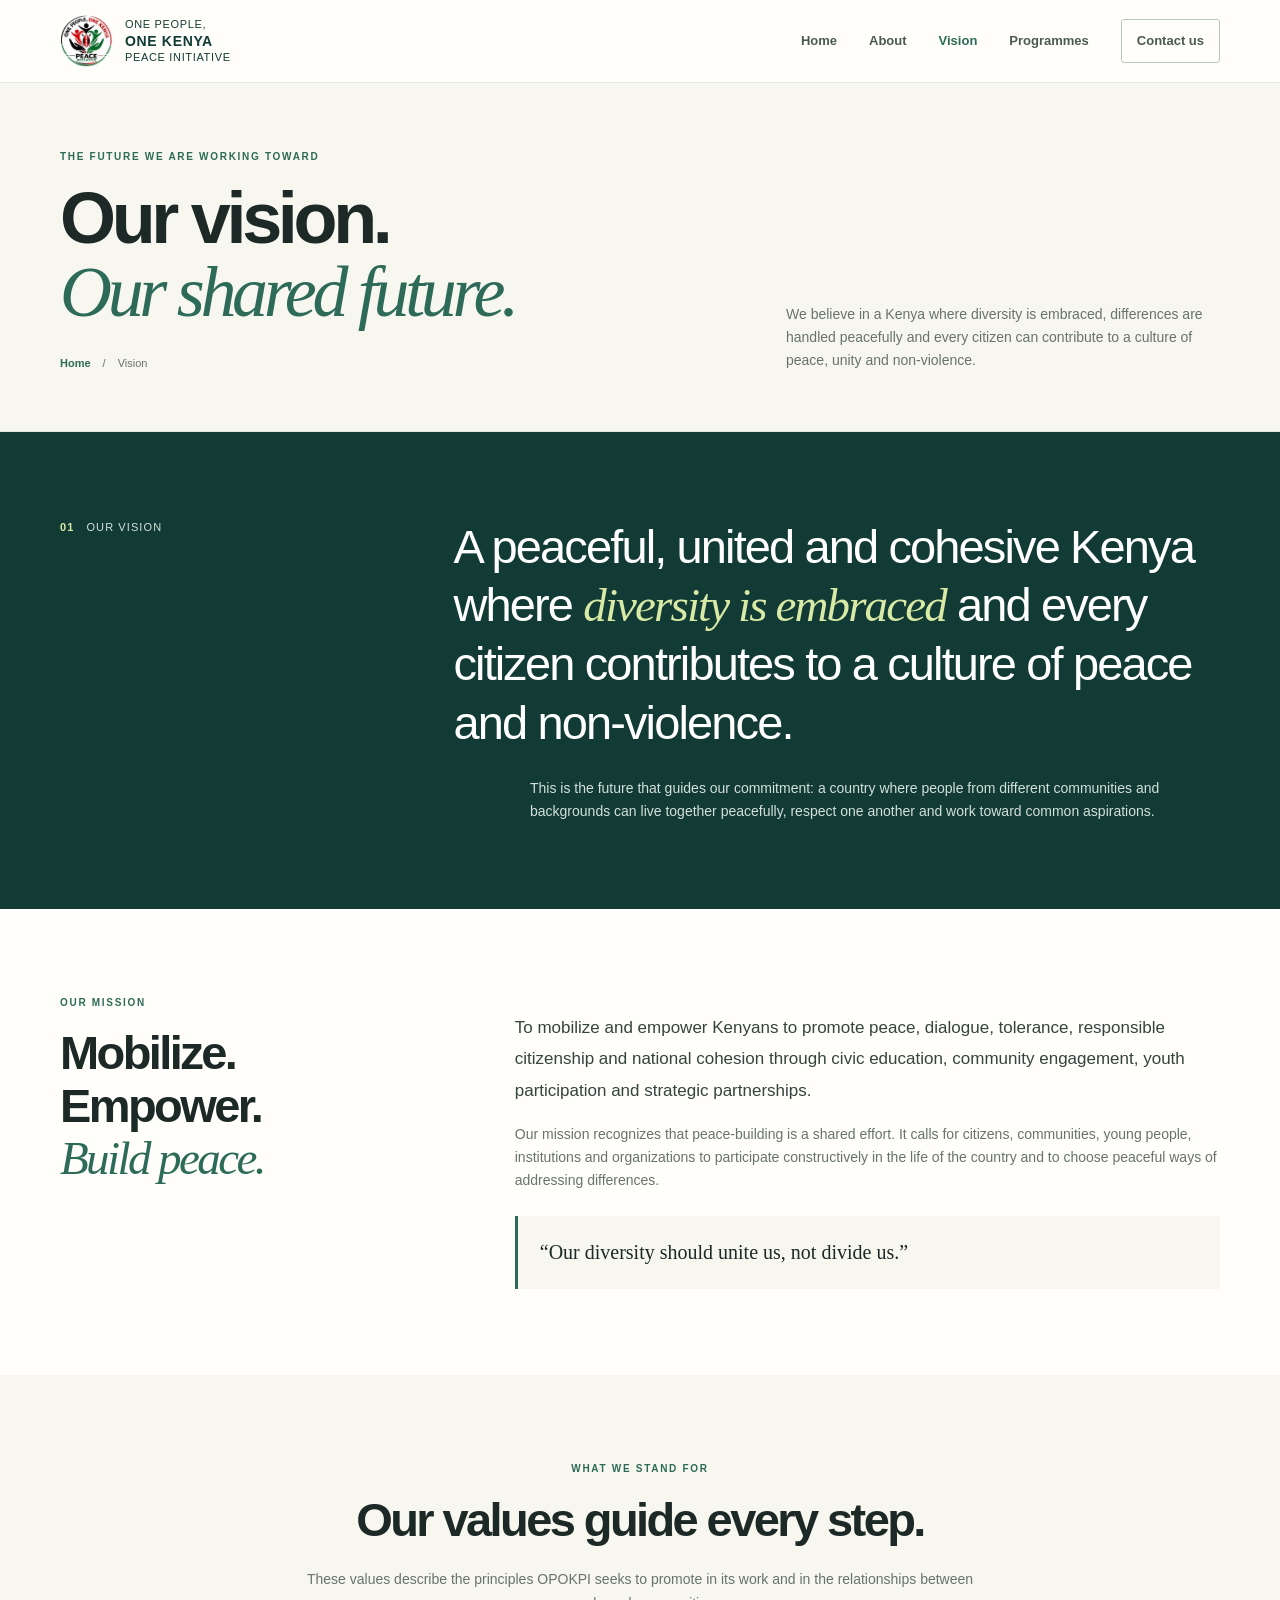
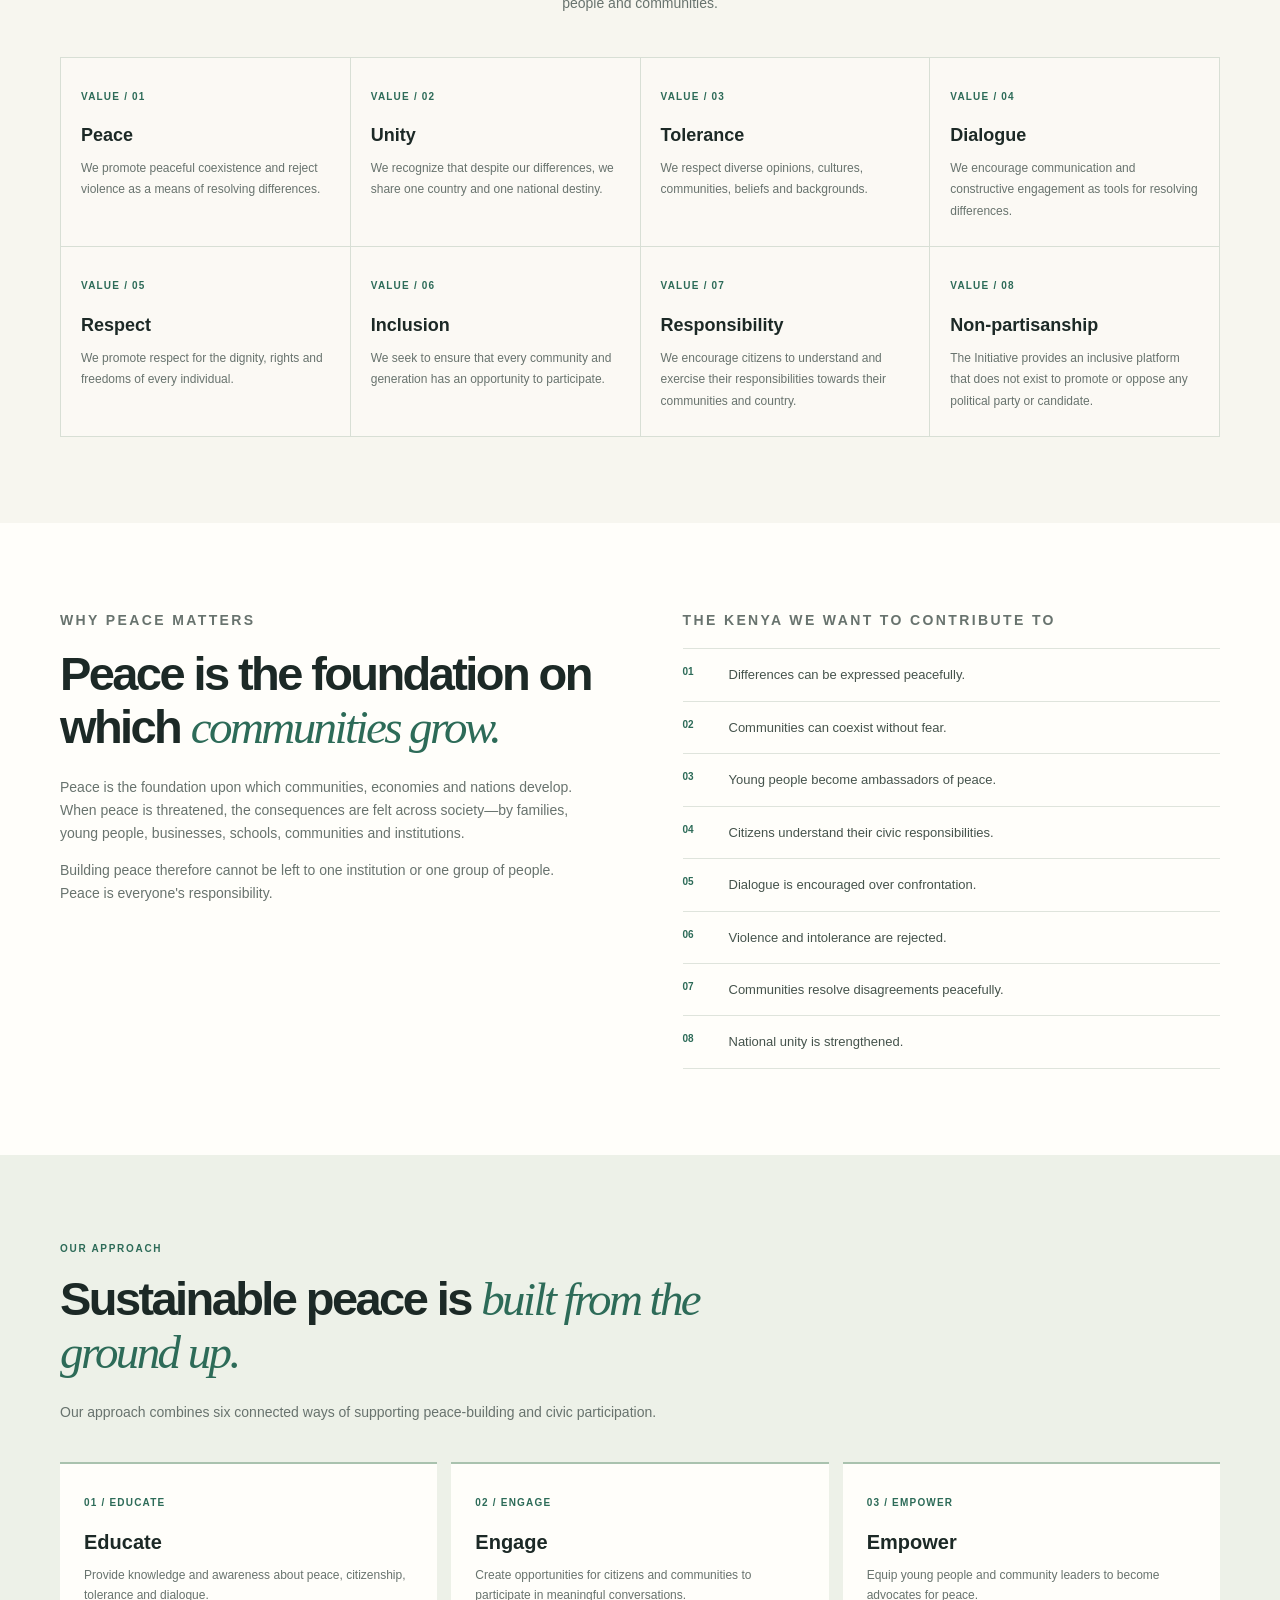
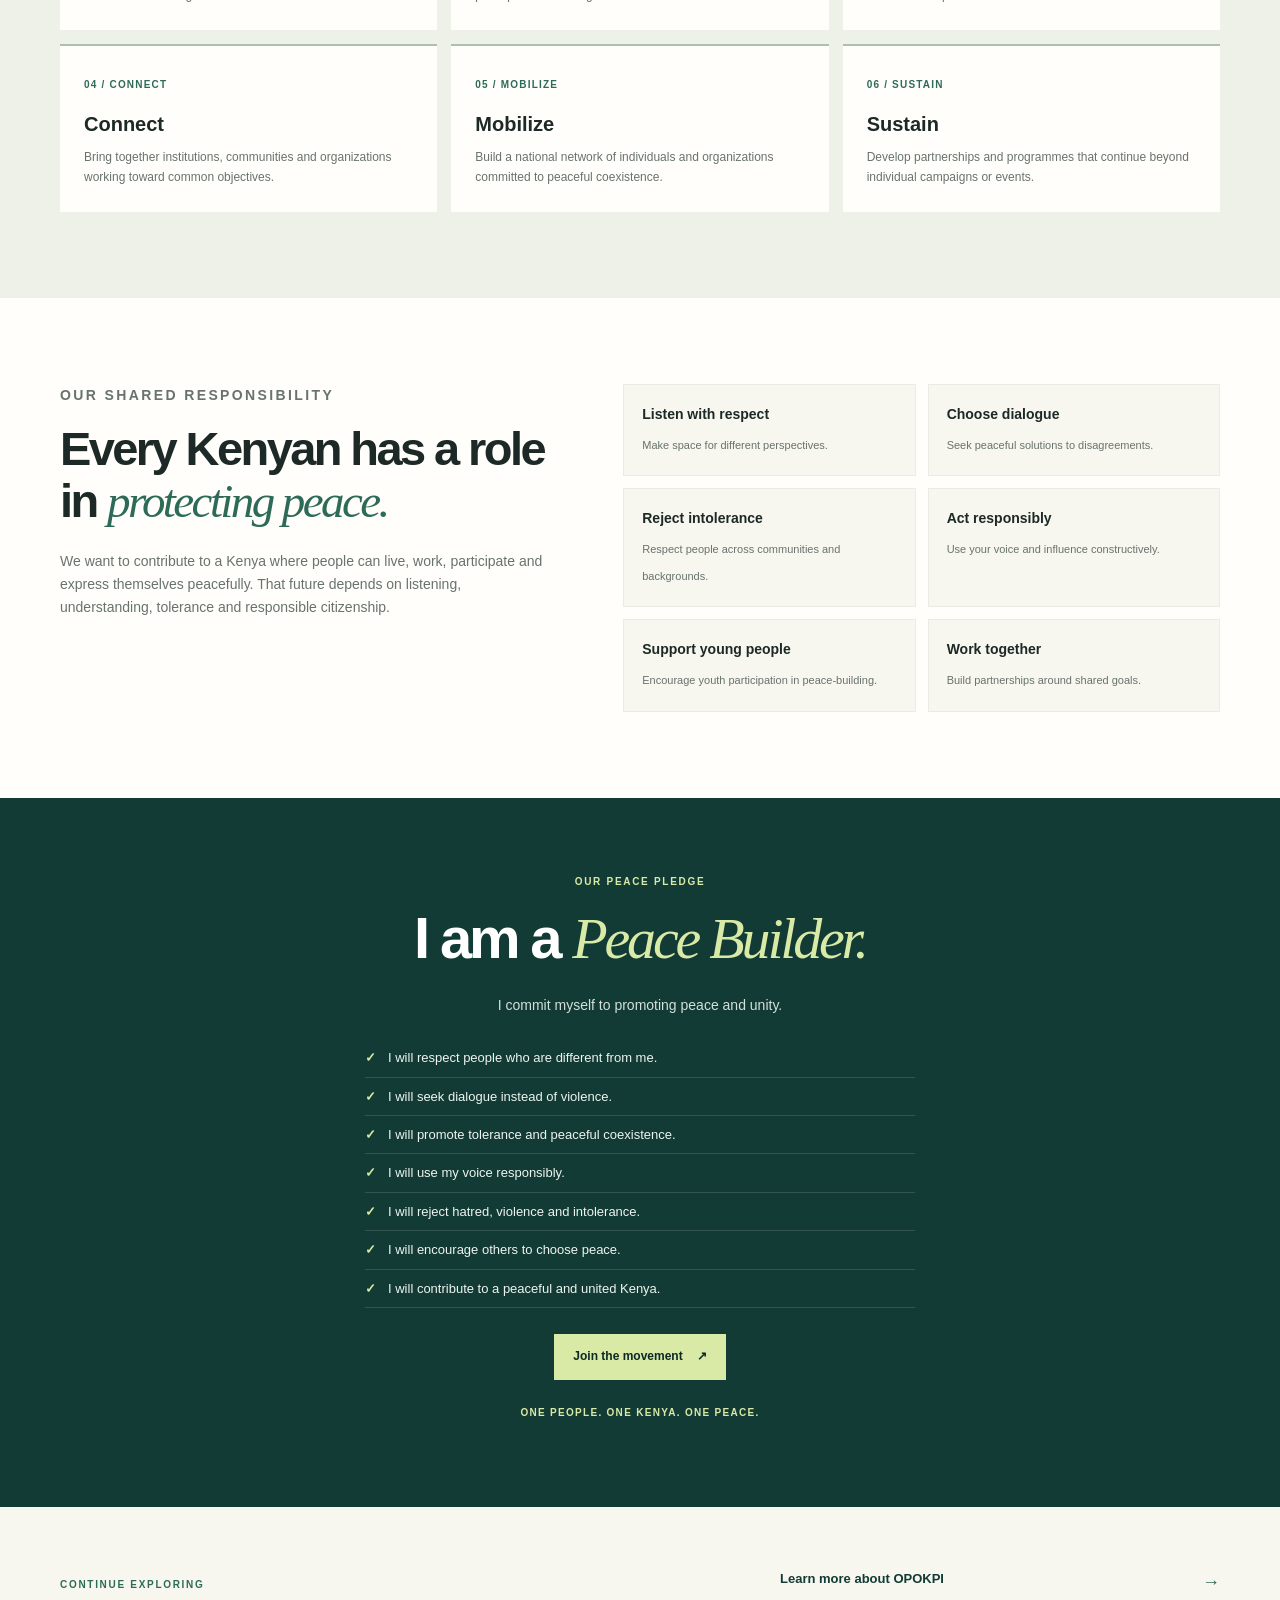
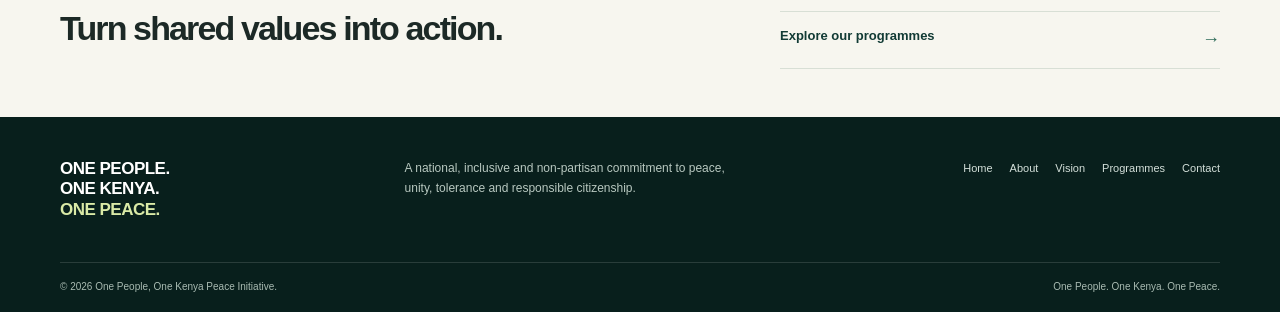
<file: opokpi_homepage/vision.html>
<!doctype html>
<html lang="en">
<head>
<meta charset="utf-8"><meta name="viewport" content="width=device-width,initial-scale=1">
<meta name="theme-color" content="#123b35">
<meta name="description" content="The vision, mission and values of the One People, One Kenya Peace Initiative.">
<title>Our Vision | One People, One Kenya Peace Initiative</title>
<style>
:root{--forest:#123b35;--deep:#0b2925;--green:#2d6b58;--lime:#d9e9a6;--cream:#f7f6ef;--paper:#fffefa;--ink:#1c2926;--muted:#68736e;--line:#dfe4dc;--serif:Georgia,serif;--sans:Arial,sans-serif;--display:'Manrope',Arial,sans-serif}
*{box-sizing:border-box}html{scroll-behavior:smooth;scroll-padding-top:90px}body{margin:0;background:var(--paper);color:var(--ink);font-family:var(--sans);line-height:1.65}a{color:inherit;text-decoration:none}.container{width:min(1160px,calc(100% - 48px));margin:auto}.skip{position:absolute;left:-999px}.skip:focus{left:12px;top:12px;z-index:100;background:white;padding:10px}
header{position:sticky;top:0;z-index:10;background:rgba(255,254,250,.97);border-bottom:1px solid #e5e9e1;backdrop-filter:blur(12px)}.nav{min-height:82px;display:flex;align-items:center;justify-content:space-between;gap:25px}.brand{display:flex;align-items:center;gap:12px}.brand img{width:53px;height:53px;object-fit:contain;border-radius:50%}.brand span{font-size:11px;line-height:1.35;letter-spacing:.06em;text-transform:uppercase;color:var(--forest)}.brand strong{font-size:14px}.links{display:flex;align-items:center;gap:clamp(15px,2.7vw,32px)}.links a{font-size:13px;font-weight:600;color:#4b5954}.links a:hover,.links .active{color:var(--green)}.links .contact{border:1px solid #b7c8bd;padding:10px 15px;border-radius:3px}.toggle{display:none;border:0;background:none;padding:8px}.toggle span{display:block;width:24px;height:2px;background:var(--forest);margin:5px}
.eyebrow{margin:0 0 16px;color:var(--green);font-size:10px;font-weight:700;letter-spacing:.17em;text-transform:uppercase}.intro{padding:66px 0 58px;background:var(--cream);border-bottom:1px solid var(--line)}.intro-grid{display:grid;grid-template-columns:1.2fr .8fr;gap:75px;align-items:end}.intro h1{margin:0;font-family:var(--display);font-size:clamp(43px,6vw,72px);line-height:1.02;letter-spacing:-.06em}.intro h1 em{color:var(--green);font-family:var(--serif);font-weight:400}.intro-copy{max-width:450px;color:var(--muted);font-size:14px}.crumb{display:flex;gap:12px;margin-top:25px;color:var(--muted);font-size:11px}.crumb a{color:var(--green);font-weight:bold}
section.pad{padding:86px 0}.vision{background:var(--forest);color:white}.two{display:grid;grid-template-columns:.6fr 1.4fr;gap:65px}.tag{display:flex;gap:12px;color:#d5e3da;font-size:11px;text-transform:uppercase;letter-spacing:.1em}.tag b{color:var(--lime)}blockquote{margin:0;font-family:var(--display);font-size:clamp(29px,4vw,47px);line-height:1.25;letter-spacing:-.04em}blockquote em{color:var(--lime);font-family:var(--serif);font-weight:400}.support{max-width:690px;margin:24px 0 0 auto;color:#d4e0da;font-size:14px}
h2{margin:0 0 22px;font-family:var(--display);font-size:clamp(32px,4vw,47px);line-height:1.12;letter-spacing:-.055em}h2 em{font-family:var(--serif);font-weight:400;color:var(--green)}.mission-grid{display:grid;grid-template-columns:.7fr 1.3fr;gap:75px}.copy p{color:var(--muted);font-size:14px}.copy .lead{color:#34443e;font-size:17px;line-height:1.85}.callout{margin-top:24px;padding:20px 22px;border-left:3px solid var(--green);background:var(--cream);font-family:var(--serif);font-size:20px}
.values{background:var(--cream)}.heading{text-align:center;max-width:690px;margin:0 auto 42px}.heading p:last-child{color:var(--muted);font-size:14px}.values-grid{display:grid;grid-template-columns:repeat(4,1fr);border-top:1px solid #d8dfd5;border-left:1px solid #d8dfd5}.value{padding:24px 20px;border-right:1px solid #d8dfd5;border-bottom:1px solid #d8dfd5;background:rgba(255,254,250,.5)}.value small{color:var(--green);font-size:10px;font-weight:bold;letter-spacing:.12em}.value h3{margin:13px 0 7px;font-size:18px}.value p{margin:0;color:var(--muted);font-size:12px;line-height:1.8}
.why-grid{display:grid;grid-template-columns:1fr 1fr;gap:85px}.why-grid p{color:var(--muted);font-size:14px}.outcomes{list-style:none;padding:0;margin:0;border-top:1px solid var(--line)}.outcomes li{display:grid;grid-template-columns:34px 1fr;gap:12px;padding:15px 0;border-bottom:1px solid var(--line);font-size:13px;color:#45534c}.outcomes span{color:var(--green);font-size:10px;font-weight:bold}
.approach{background:#edf1e8}.approach-intro{max-width:650px;margin-bottom:38px}.approach-intro>p:last-child{font-size:14px;color:var(--muted)}.approach-grid{display:grid;grid-template-columns:repeat(3,1fr);gap:14px}.approach-card{padding:24px;background:var(--paper);border-top:2px solid #a9c2ae}.approach-card small{color:var(--green);font-size:10px;font-weight:bold;letter-spacing:.12em}.approach-card h3{margin:12px 0 7px;font-size:20px}.approach-card p{margin:0;color:var(--muted);font-size:12px}
.future-grid{display:grid;grid-template-columns:.9fr 1.1fr;gap:75px}.future-grid p{color:var(--muted);font-size:14px}.future-points{display:grid;grid-template-columns:1fr 1fr;gap:12px}.future-point{padding:18px;background:var(--cream);border:1px solid #e9ece4}.future-point strong{display:block;font-size:14px;margin-bottom:5px}.future-point span{font-size:11px;color:var(--muted)}
.pledge{padding:76px 24px;text-align:center;color:white;background:var(--forest)}.pledge-inner{max-width:780px;margin:auto}.pledge .eyebrow{color:var(--lime)}.pledge h2{font-size:clamp(38px,5vw,58px)}.pledge h2 em{color:var(--lime)}.pledge-intro{color:#d4e0da;font-size:14px}.pledge-list{max-width:550px;margin:22px auto 26px;padding:0;list-style:none;text-align:left}.pledge-list li{padding:8px 0;border-bottom:1px solid #ffffff22;color:#eef4ef;font-size:13px}.pledge-list li:before{content:'✓';margin-right:12px;color:var(--lime);font-weight:bold}.button{display:inline-flex;gap:14px;padding:13px 19px;background:var(--lime);color:var(--deep);font-size:12px;font-weight:bold}.motto{color:var(--lime);font-size:10px;font-weight:bold;letter-spacing:.13em;margin-top:25px}
.next{padding:48px 0;background:var(--cream)}.next-grid{display:flex;justify-content:space-between;align-items:center;gap:35px}.next h2{font-size:clamp(25px,3vw,34px);margin:0}.next-links{width:min(440px,100%)}.next-links a{display:flex;justify-content:space-between;padding:13px 0;border-bottom:1px solid #d8dfd5;color:var(--forest);font-size:13px;font-weight:bold}.next-links a span:last-child{color:var(--green);font-size:18px}
footer{color:white;background:#081f1c}.footer-top{display:grid;grid-template-columns:.7fr 1fr .8fr;gap:45px;padding:42px 0}.footer-brand{font-size:17px;font-weight:800;line-height:1.2;letter-spacing:-.03em}.footer-brand span{color:var(--lime)}.footer-top p{margin:0;max-width:330px;color:#b8c8c0;font-size:12px}.footer-links{display:flex;justify-content:flex-end;flex-wrap:wrap;gap:12px 17px}.footer-links a{font-size:11px;color:#d4e0da}.bottom{display:flex;justify-content:space-between;gap:18px;padding:16px 0;border-top:1px solid #ffffff22;color:#a9bbb2;font-size:10px}
@media(max-width:900px){.intro-grid,.mission-grid,.two,.why-grid,.future-grid{gap:40px}.values-grid{grid-template-columns:repeat(2,1fr)}.footer-top{grid-template-columns:.7fr 1fr}.footer-links{grid-column:1/-1;justify-content:flex-start}}
@media(max-width:680px){.container{width:min(100% - 36px,540px)}.nav{min-height:72px}.brand img{width:43px;height:43px}.brand span{font-size:9px}.brand strong{font-size:12px}.toggle{display:block}.links{position:absolute;top:100%;left:0;right:0;display:none;flex-direction:column;align-items:stretch;gap:0;padding:8px 18px 18px;background:var(--paper);border-bottom:1px solid var(--line);box-shadow:0 14px 20px #0a1e1412}.links.open{display:flex}.links a{padding:13px 8px}.links .contact{text-align:center;margin-top:7px}.intro{padding:50px 0}.intro-grid,.mission-grid,.two,.why-grid,.future-grid{grid-template-columns:1fr;gap:24px}section.pad{padding:64px 0}.intro h1{font-size:clamp(42px,12vw,58px)}h2{font-size:36px}.two{gap:20px}.support{margin-top:20px}.values-grid{grid-template-columns:1fr 1fr}.value{padding:19px 13px}.value h3{font-size:16px}.value p{font-size:11px}.approach-grid{grid-template-columns:1fr}.approach-card{padding:21px}.future-points{grid-template-columns:1fr 1fr}.pledge{padding:62px 18px}.pledge h2{font-size:39px}.next-grid{align-items:stretch;flex-direction:column;gap:20px}.footer-top{grid-template-columns:1fr;gap:22px}.footer-links{grid-column:auto;justify-content:flex-start}.bottom{flex-direction:column;gap:7px}}
@media(max-width:380px){.values-grid,.future-points{grid-template-columns:1fr}}@media(prefers-reduced-motion:reduce){html{scroll-behavior:auto}*,*:before,*:after{transition:none!important}}
</style>
</head>
<body>
<a class="skip" href="#main">Skip to content</a>
<header><div class="container nav">
<a class="brand" href="index.html" aria-label="OPOKPI home"><img src="[data-uri]" alt="OPOKPI logo"><span>One People,<br><strong>One Kenya</strong><br>Peace Initiative</span></a>
<button class="toggle" aria-label="Open navigation menu" aria-expanded="false" aria-controls="nav-links"><span></span><span></span><span></span></button>
<nav class="links" id="nav-links" aria-label="Main navigation"><a href="index.html">Home</a><a href="about.html">About</a><a class="active" href="vision.html" aria-current="page">Vision</a><a href="programmes.html">Programmes</a><a class="contact" href="index.html#contact">Contact us</a></nav>
</div></header>
<main id="main">
<section class="intro"><div class="container intro-grid"><div><p class="eyebrow">The future we are working toward</p><h1>Our vision.<br><em>Our shared future.</em></h1><div class="crumb"><a href="index.html">Home</a><span>/</span><span>Vision</span></div></div><div class="intro-copy">We believe in a Kenya where diversity is embraced, differences are handled peacefully and every citizen can contribute to a culture of peace, unity and non-violence.</div></div></section>
<section class="vision pad"><div class="container two"><div class="tag"><b>01</b><span>Our vision</span></div><div><blockquote>A peaceful, united and cohesive Kenya where <em>diversity is embraced</em> and every citizen contributes to a culture of peace and non-violence.</blockquote><p class="support">This is the future that guides our commitment: a country where people from different communities and backgrounds can live together peacefully, respect one another and work toward common aspirations.</p></div></div></section>
<section class="pad"><div class="container mission-grid"><div><p class="eyebrow">Our mission</p><h2>Mobilize. Empower.<br><em>Build peace.</em></h2></div><div class="copy"><p class="lead">To mobilize and empower Kenyans to promote peace, dialogue, tolerance, responsible citizenship and national cohesion through civic education, community engagement, youth participation and strategic partnerships.</p><p>Our mission recognizes that peace-building is a shared effort. It calls for citizens, communities, young people, institutions and organizations to participate constructively in the life of the country and to choose peaceful ways of addressing differences.</p><div class="callout">“Our diversity should unite us, not divide us.”</div></div></div></section>
<section class="values pad"><div class="container"><div class="heading"><p class="eyebrow">What we stand for</p><h2>Our values guide every step.</h2><p>These values describe the principles OPOKPI seeks to promote in its work and in the relationships between people and communities.</p></div><div class="values-grid">
<article class="value"><small>VALUE / 01</small><h3>Peace</h3><p>We promote peaceful coexistence and reject violence as a means of resolving differences.</p></article>
<article class="value"><small>VALUE / 02</small><h3>Unity</h3><p>We recognize that despite our differences, we share one country and one national destiny.</p></article>
<article class="value"><small>VALUE / 03</small><h3>Tolerance</h3><p>We respect diverse opinions, cultures, communities, beliefs and backgrounds.</p></article>
<article class="value"><small>VALUE / 04</small><h3>Dialogue</h3><p>We encourage communication and constructive engagement as tools for resolving differences.</p></article>
<article class="value"><small>VALUE / 05</small><h3>Respect</h3><p>We promote respect for the dignity, rights and freedoms of every individual.</p></article>
<article class="value"><small>VALUE / 06</small><h3>Inclusion</h3><p>We seek to ensure that every community and generation has an opportunity to participate.</p></article>
<article class="value"><small>VALUE / 07</small><h3>Responsibility</h3><p>We encourage citizens to understand and exercise their responsibilities towards their communities and country.</p></article>
<article class="value"><small>VALUE / 08</small><h3>Non-partisanship</h3><p>The Initiative provides an inclusive platform that does not exist to promote or oppose any political party or candidate.</p></article>
</div></div></section>
<section class="pad"><div class="container why-grid"><div><p class="eyebrow">Why peace matters</p><h2>Peace is the foundation on which <em>communities grow.</em></h2><p>Peace is the foundation upon which communities, economies and nations develop. When peace is threatened, the consequences are felt across society—by families, young people, businesses, schools, communities and institutions.</p><p>Building peace therefore cannot be left to one institution or one group of people. Peace is everyone's responsibility.</p></div><div><p class="eyebrow">The Kenya we want to contribute to</p><ul class="outcomes"><li><span>01</span><div>Differences can be expressed peacefully.</div></li><li><span>02</span><div>Communities can coexist without fear.</div></li><li><span>03</span><div>Young people become ambassadors of peace.</div></li><li><span>04</span><div>Citizens understand their civic responsibilities.</div></li><li><span>05</span><div>Dialogue is encouraged over confrontation.</div></li><li><span>06</span><div>Violence and intolerance are rejected.</div></li><li><span>07</span><div>Communities resolve disagreements peacefully.</div></li><li><span>08</span><div>National unity is strengthened.</div></li></ul></div></div></section>
<section class="approach pad"><div class="container"><div class="approach-intro"><p class="eyebrow">Our approach</p><h2>Sustainable peace is <em>built from the ground up.</em></h2><p>Our approach combines six connected ways of supporting peace-building and civic participation.</p></div><div class="approach-grid">
<article class="approach-card"><small>01 / EDUCATE</small><h3>Educate</h3><p>Provide knowledge and awareness about peace, citizenship, tolerance and dialogue.</p></article>
<article class="approach-card"><small>02 / ENGAGE</small><h3>Engage</h3><p>Create opportunities for citizens and communities to participate in meaningful conversations.</p></article>
<article class="approach-card"><small>03 / EMPOWER</small><h3>Empower</h3><p>Equip young people and community leaders to become advocates for peace.</p></article>
<article class="approach-card"><small>04 / CONNECT</small><h3>Connect</h3><p>Bring together institutions, communities and organizations working toward common objectives.</p></article>
<article class="approach-card"><small>05 / MOBILIZE</small><h3>Mobilize</h3><p>Build a national network of individuals and organizations committed to peaceful coexistence.</p></article>
<article class="approach-card"><small>06 / SUSTAIN</small><h3>Sustain</h3><p>Develop partnerships and programmes that continue beyond individual campaigns or events.</p></article>
</div></div></section>
<section class="pad"><div class="container future-grid"><div><p class="eyebrow">Our shared responsibility</p><h2>Every Kenyan has a role in <em>protecting peace.</em></h2><p>We want to contribute to a Kenya where people can live, work, participate and express themselves peacefully. That future depends on listening, understanding, tolerance and responsible citizenship.</p></div><div class="future-points"><div class="future-point"><strong>Listen with respect</strong><span>Make space for different perspectives.</span></div><div class="future-point"><strong>Choose dialogue</strong><span>Seek peaceful solutions to disagreements.</span></div><div class="future-point"><strong>Reject intolerance</strong><span>Respect people across communities and backgrounds.</span></div><div class="future-point"><strong>Act responsibly</strong><span>Use your voice and influence constructively.</span></div><div class="future-point"><strong>Support young people</strong><span>Encourage youth participation in peace-building.</span></div><div class="future-point"><strong>Work together</strong><span>Build partnerships around shared goals.</span></div></div></div></section>
<section class="pledge"><div class="pledge-inner"><p class="eyebrow">Our peace pledge</p><h2>I am a <em>Peace Builder.</em></h2><p class="pledge-intro">I commit myself to promoting peace and unity.</p><ul class="pledge-list"><li>I will respect people who are different from me.</li><li>I will seek dialogue instead of violence.</li><li>I will promote tolerance and peaceful coexistence.</li><li>I will use my voice responsibly.</li><li>I will reject hatred, violence and intolerance.</li><li>I will encourage others to choose peace.</li><li>I will contribute to a peaceful and united Kenya.</li></ul><a class="button" href="index.html#get-involved">Join the movement <span>↗</span></a><p class="motto">ONE PEOPLE. ONE KENYA. ONE PEACE.</p></div></section>
<section class="next"><div class="container next-grid"><div><p class="eyebrow">Continue exploring</p><h2>Turn shared values into action.</h2></div><div class="next-links"><a href="about.html"><span>Learn more about OPOKPI</span><span>→</span></a><a href="programmes.html"><span>Explore our programmes</span><span>→</span></a></div></div></section>
</main>
<footer><div class="container footer-top"><a class="footer-brand" href="index.html">ONE PEOPLE.<br>ONE KENYA.<br><span>ONE PEACE.</span></a><p>A national, inclusive and non-partisan commitment to peace, unity, tolerance and responsible citizenship.</p><nav class="footer-links" aria-label="Footer navigation"><a href="index.html">Home</a><a href="about.html">About</a><a href="vision.html">Vision</a><a href="programmes.html">Programmes</a><a href="index.html#contact">Contact</a></nav></div><div class="container bottom"><span>© <span id="year">2026</span> One People, One Kenya Peace Initiative.</span><span>One People. One Kenya. One Peace.</span></div></footer>
<script>
const toggle=document.querySelector(".toggle"),nav=document.querySelector(".links");
if(toggle&&nav){toggle.addEventListener("click",()=>{const open=nav.classList.toggle("open");toggle.setAttribute("aria-expanded",String(open));toggle.setAttribute("aria-label",open?"Close navigation menu":"Open navigation menu")});nav.querySelectorAll("a").forEach(a=>a.addEventListener("click",()=>{nav.classList.remove("open");toggle.setAttribute("aria-expanded","false");toggle.setAttribute("aria-label","Open navigation menu")}))}
document.querySelector("#year").textContent=new Date().getFullYear();
</script>
</body></html>
</file>
